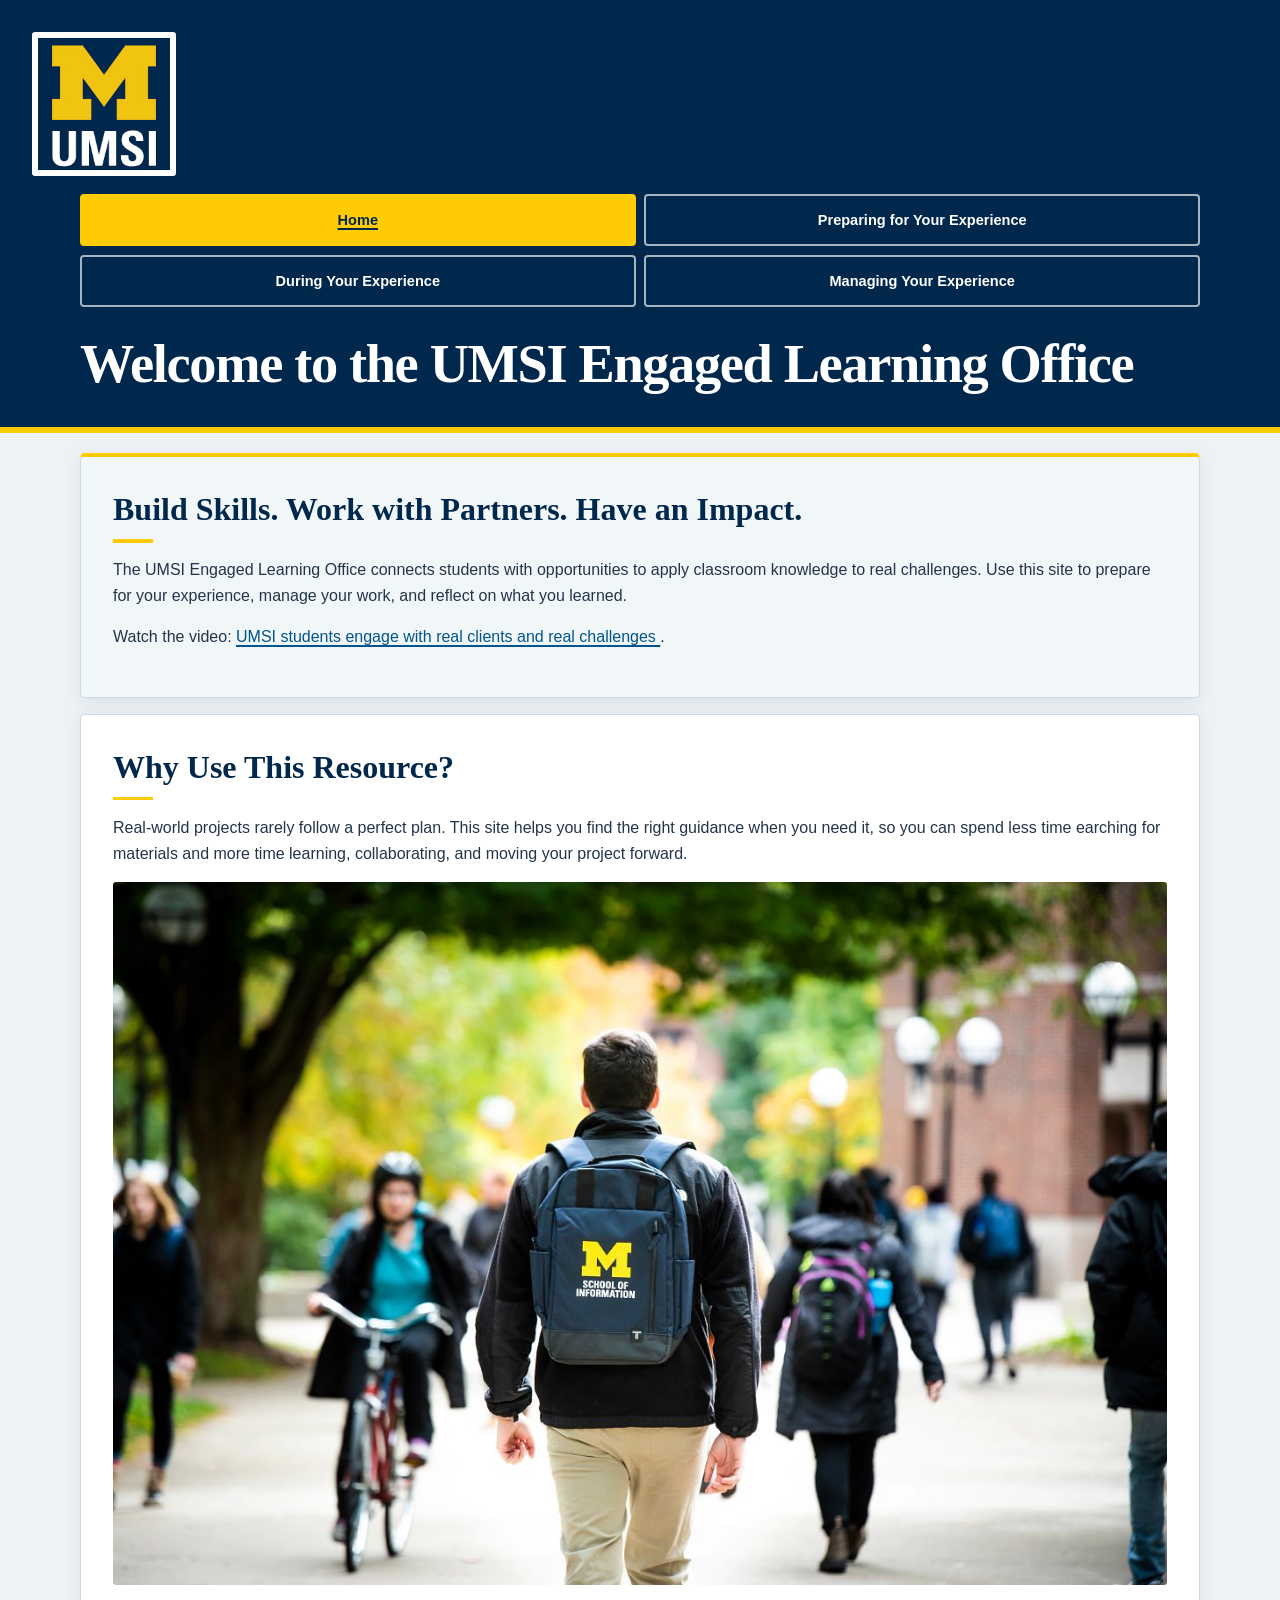
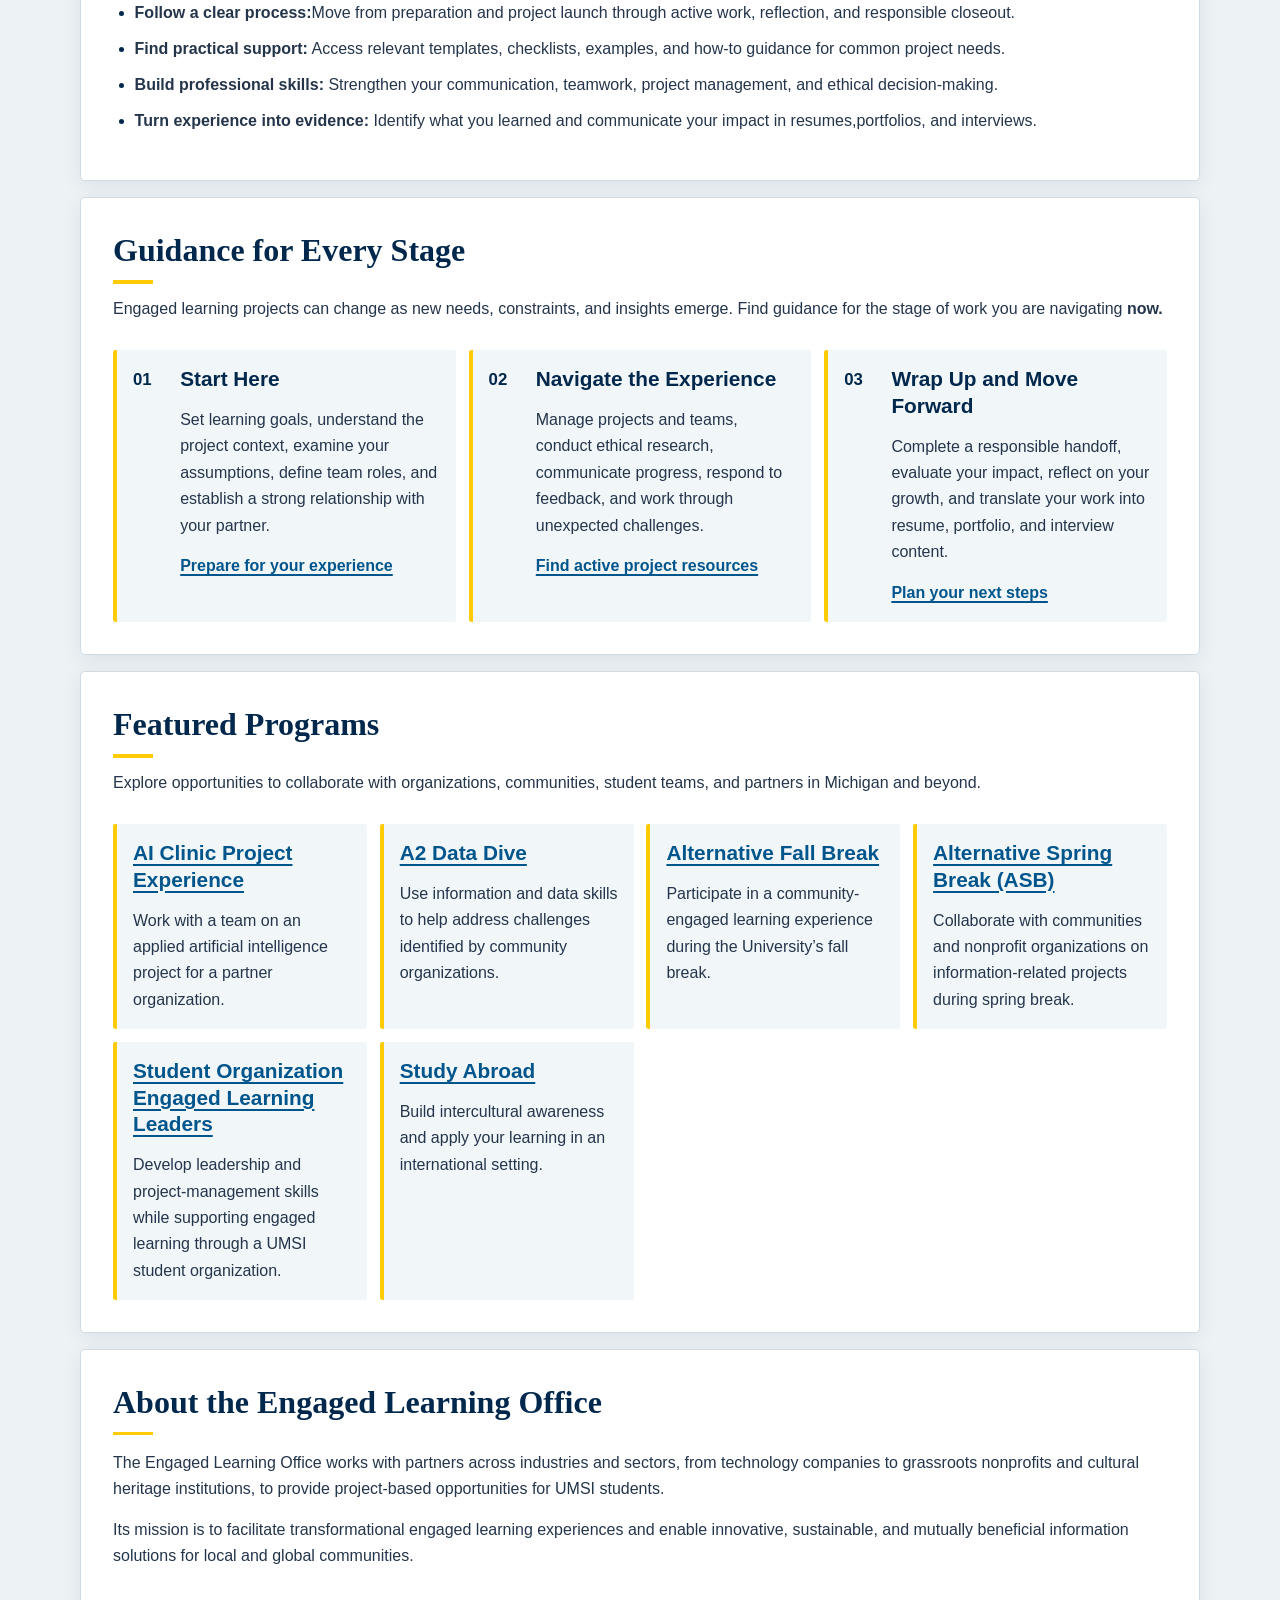
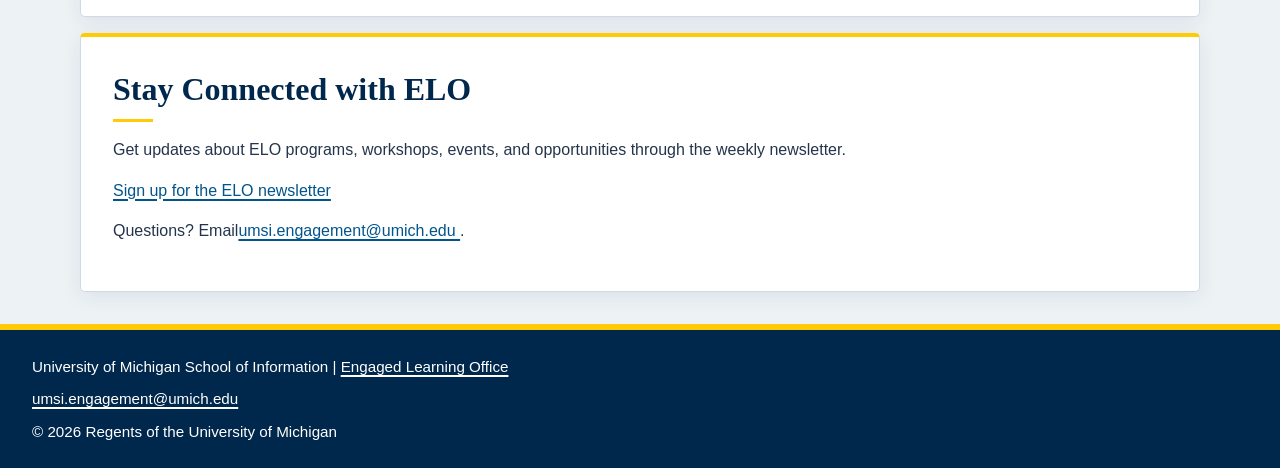
<file: index.html>
<!DOCTYPE html>
<html lang="en">
<head>
    <meta charset="UTF-8">
    <meta name="viewport" content="width=device-width, initial-scale=1.0">
    <title>Engaged Learning Resources | UMSI</title>
    <link rel="stylesheet" href="css/html5reset.css">
    <link rel="stylesheet" href="css/style.css">

</head>
<body class="page-home">

    <header>
  <a class="skip-link" href="#main">Skip to Main Content</a>
        <img src="images/UMSI_signature_vertical_informal_solidblue.jpg" alt="UMSI Logo">
        <nav aria-label="Primary navigation">
            <ul>
                <li><a href="index.html" aria-current="page">Home</a></li>
                <li><a href = "prep.html">Preparing for Your Experience</a></li>
                <li><a href = "during.html">During Your Experience</a></li>
                <li><a href = "ending.html">Managing Your Experience</a></li>
            </ul>
        </nav>
    <h1>Welcome to the UMSI Engaged Learning Office</h1>

    </header>
    <main id="main" tabindex="-1">
    <section>
      <h2>Build Skills. Work with Partners. Have an Impact.</h2>
      <p>
       The UMSI Engaged Learning Office connects students with opportunities to apply classroom knowledge to real challenges. Use this site to prepare for your experience, manage your work, and reflect on what you learned.
      </p>

      <p>
  Watch the video:
  <a href="https://www.youtube.com/watch?v=81ZO9RfIJEQ">
    UMSI students engage with real clients and real challenges
  </a>.
</p>
    </section>

<section>
    <h2>Why Use This Resource?</h2>

    <p>Real-world projects rarely follow a perfect plan. This site helps you find the right guidance when you need it, so you can spend less time earching for materials and more time learning, collaborating, and moving your project forward.
    </p>
        <img src="images/UMSI_CampusFall_UMSIBackpack_02.jpg" alt="A student wears a UMSI backpack in fall on the drag.">
    <ul>
        <li><strong>Follow a clear process:</strong>Move from preparation and project launch through active work, reflection, and responsible closeout.</li>
        <li><strong>Find practical support:</strong> Access relevant templates, checklists, examples, and how-to guidance for common project needs.</li>
        <li><strong>Build professional skills:</strong> Strengthen your communication, teamwork, project management, and ethical decision-making.</li>
        <li><strong>Turn experience into evidence:</strong> Identify what you learned and communicate your impact in resumes,portfolios, and interviews.</li>
    </ul>
</section>

 <section class="stage-grid">
    <h2>Guidance for Every Stage</h2>
    <p>Engaged learning projects can change as new needs, constraints, and insights emerge. Find guidance for the stage of work you are navigating <strong>now.</strong>
    </p>
    <article>
      <h3>Start Here</h3>
      <p>Set learning goals, understand the project context, examine your assumptions, define team roles, and establish a strong relationship with your partner.</p>
      <a href="prep.html">Prepare for your experience</a>
    </article>

    <article>
      <h3>Navigate the Experience</h3>
      <p>Manage projects and teams, conduct ethical research, communicate progress, respond to feedback, and work through unexpected challenges.</p>
      <a href="during.html">Find active project resources</a>
    </article>

    <article>
      <h3>Wrap Up and Move Forward</h3>
      <p>Complete a responsible handoff, evaluate your impact, reflect on your growth, and translate your work into resume, portfolio, and interview content.</p>
      <a href="ending.html">Plan your next steps</a>
    </article>
  </section>

   <section class="program-grid">
    <h2>Featured Programs</h2>
    <p>Explore opportunities to collaborate with organizations, communities, student teams, and partners in Michigan and beyond.</p>
    <article>
    <h3><a href="https://mcompass.umich.edu/_portal/tds-program-brochure?programid=12810">AI Clinic Project Experience</a></h3>
    <p>Work with a team on an applied artificial intelligence project for a partner organization.</p>
    </article>

    <article>
    <h3><a href="https://mcompass.umich.edu/_portal/tds-program-brochure?programid=12556">A2 Data Dive</a></h3>
    <p>Use information and data skills to help address challenges identified by community organizations.</p>
    </article>

     <article>
      <h3><a href="https://mcompass.umich.edu/_portal/tds-program-brochure?programid=11297">Alternative Fall Break</a></h3>
      <p>Participate in a community-engaged learning experience during the University’s fall break.</p>
    </article>

    <article>
      <h3><a href="https://mcompass.umich.edu/_portal/tds-program-brochure?programid=10621">Alternative Spring Break (ASB)</a></h3>
       <p>Collaborate with communities and nonprofit organizations on information-related projects during spring break.</p>
    </article>

    <article>
      <h3><a href="https://mcompass.umich.edu/_portal/tds-program-brochure?programid=12294">Student Organization Engaged Learning Leaders</a></h3>
       <p>Develop leadership and project-management skills while supporting engaged learning through a UMSI student organization.</p>
    </article>

    <article>
      <h3><a href="https://www.si.umich.edu/student-life/study-abroad">Study Abroad</a></h3>
      <p>Build intercultural awareness and apply your learning in an international setting. </p>
    </article>
   </section>
  <section>
    <h2>About the Engaged Learning Office</h2>
    <p>The Engaged Learning Office works with partners across industries and sectors, from technology companies to grassroots nonprofits and cultural heritage institutions, to provide project-based opportunities for UMSI students.</p>
    <p>Its mission is to facilitate transformational engaged learning experiences and enable innovative, sustainable, and mutually beneficial information solutions for local and global communities.</p>
  </section>
  <aside>
    <h2>Stay Connected with ELO</h2>
    <p>Get updates about ELO programs, workshops, events, and opportunities through the weekly newsletter.</p>
    <div>
       <a href="https://umsi.info/elo-newsletter"> Sign up for the ELO newsletter</a>
    </div>
    <p>Questions? Email<a href="mailto:umsi.engagement@umich.edu">umsi.engagement@umich.edu </a>.</p>
  </aside>


        <!-- Content taken & modified from UMGPT with the prompt, "Write me a webpage of intro content to help meet the following requirements - this is for the home page": and then pasted in the client objectives & project requirements"
        UMGPT. (2026). UMGPT ( GPT-5.6 Sol September 7th version) [Large language model]. -->
    </main>
    <footer>
        <p>University of Michigan School of Information | <a href="https://www.si.umich.edu/programs/engaged-learning/about-engaged-learning-office">Engaged Learning Office </a></p>
      <address>
        <a href="mailto:umsi.engagement@umich.edu">umsi.engagement@umich.edu</a>
      </address>
      <p>&copy; 2026 Regents of the University of Michigan</p>
    </footer>
</body>
</html>
</file>
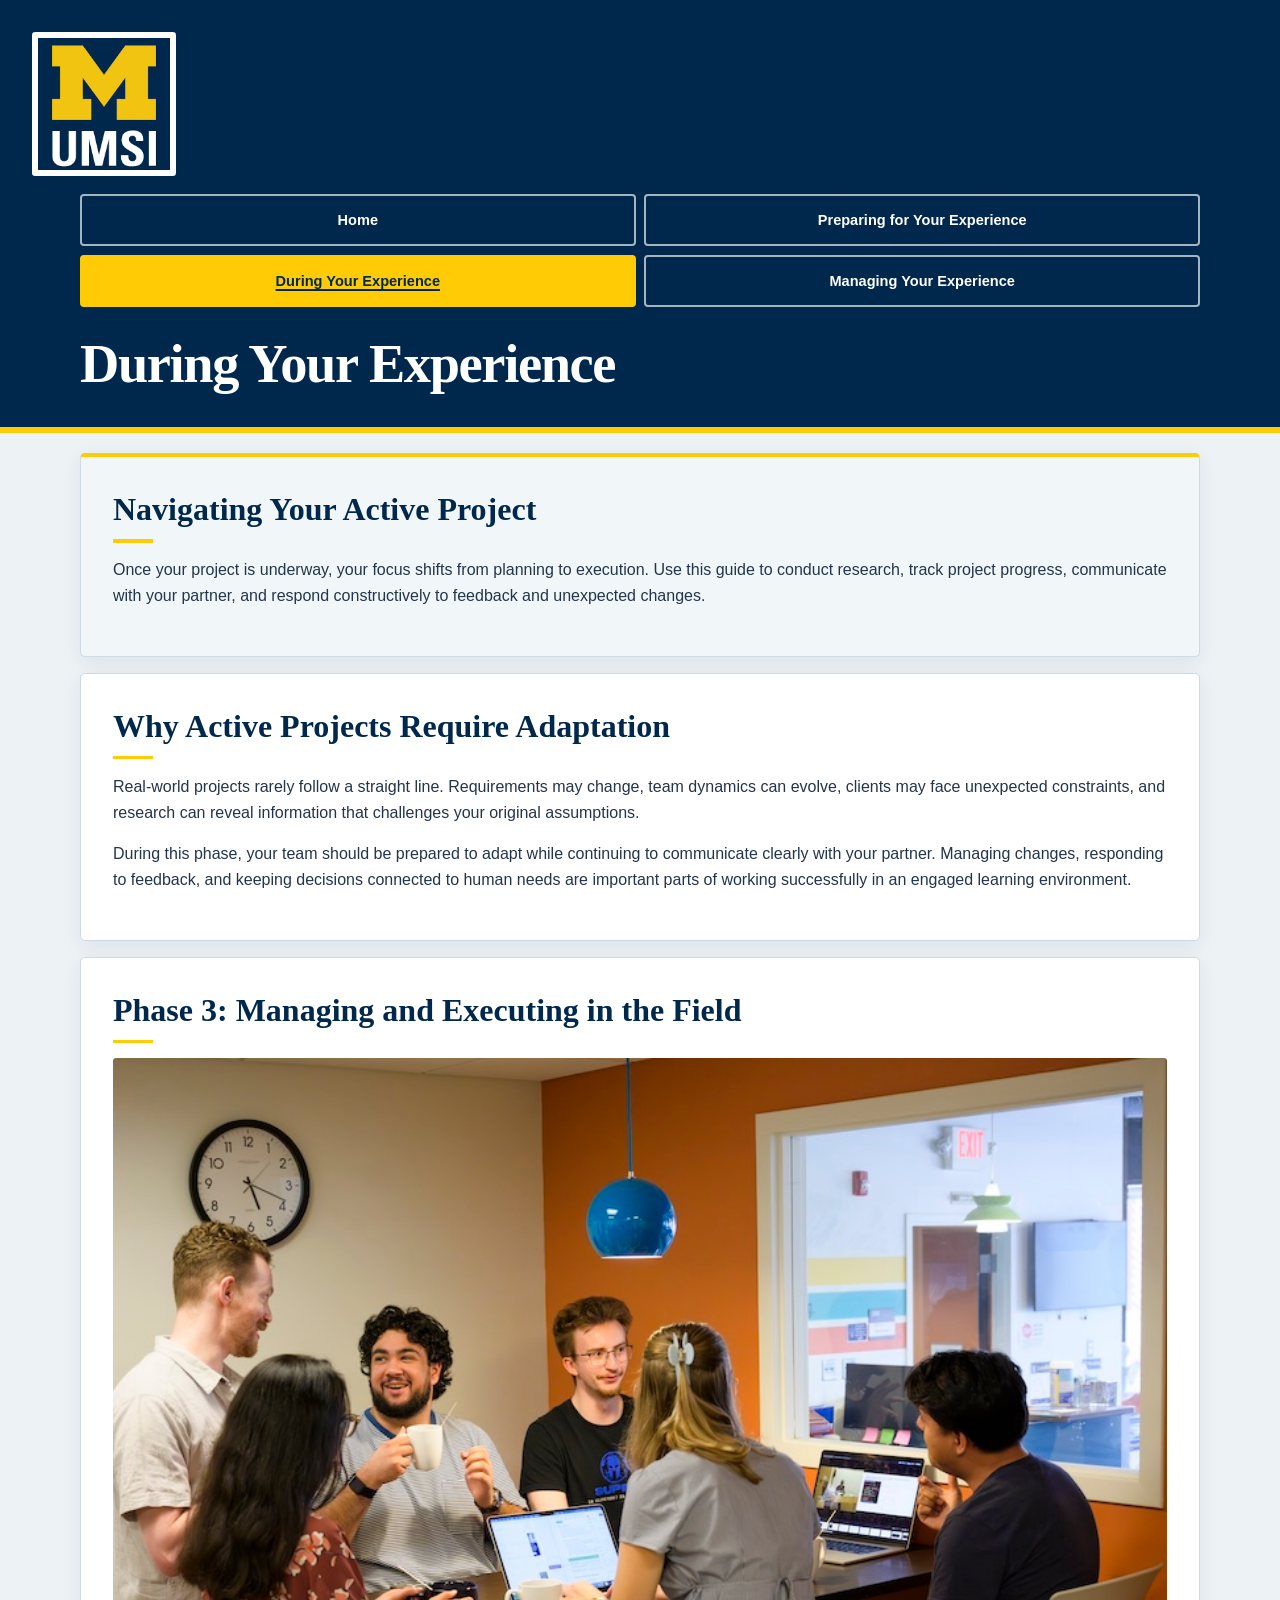
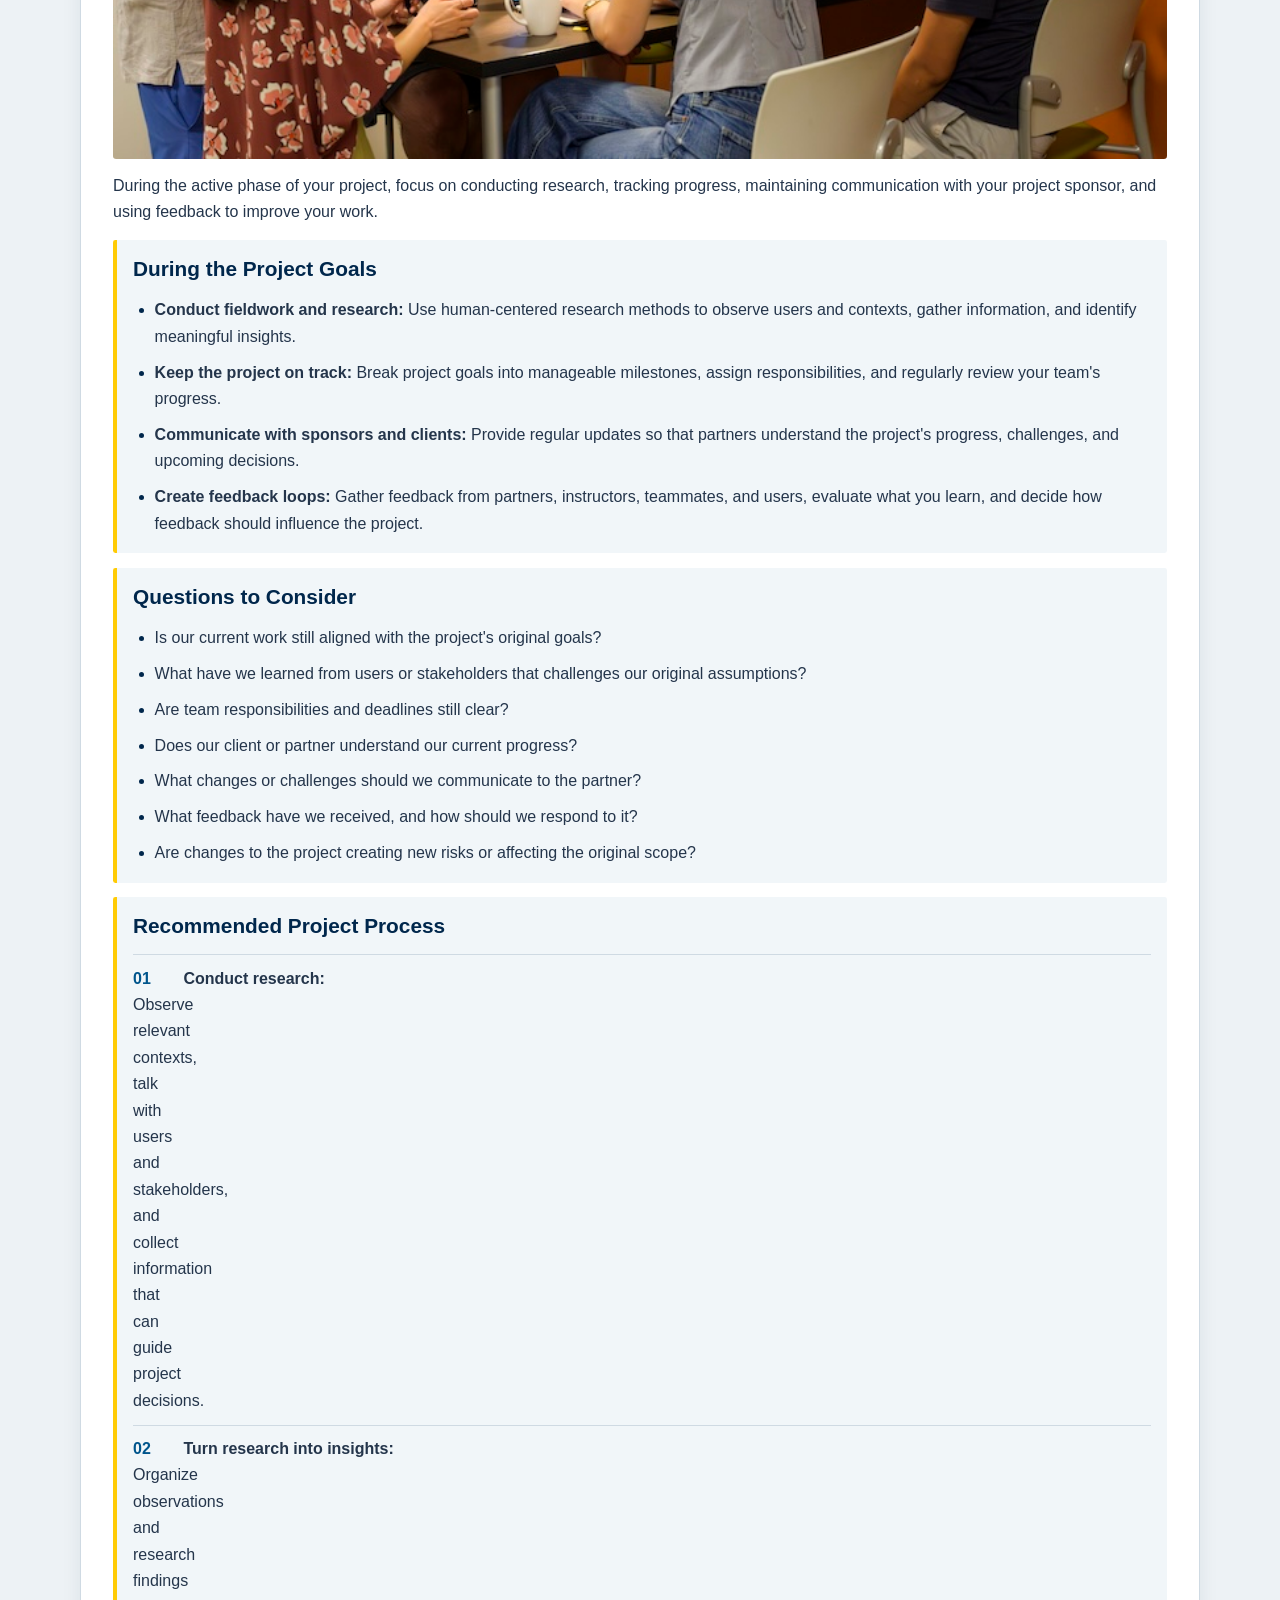
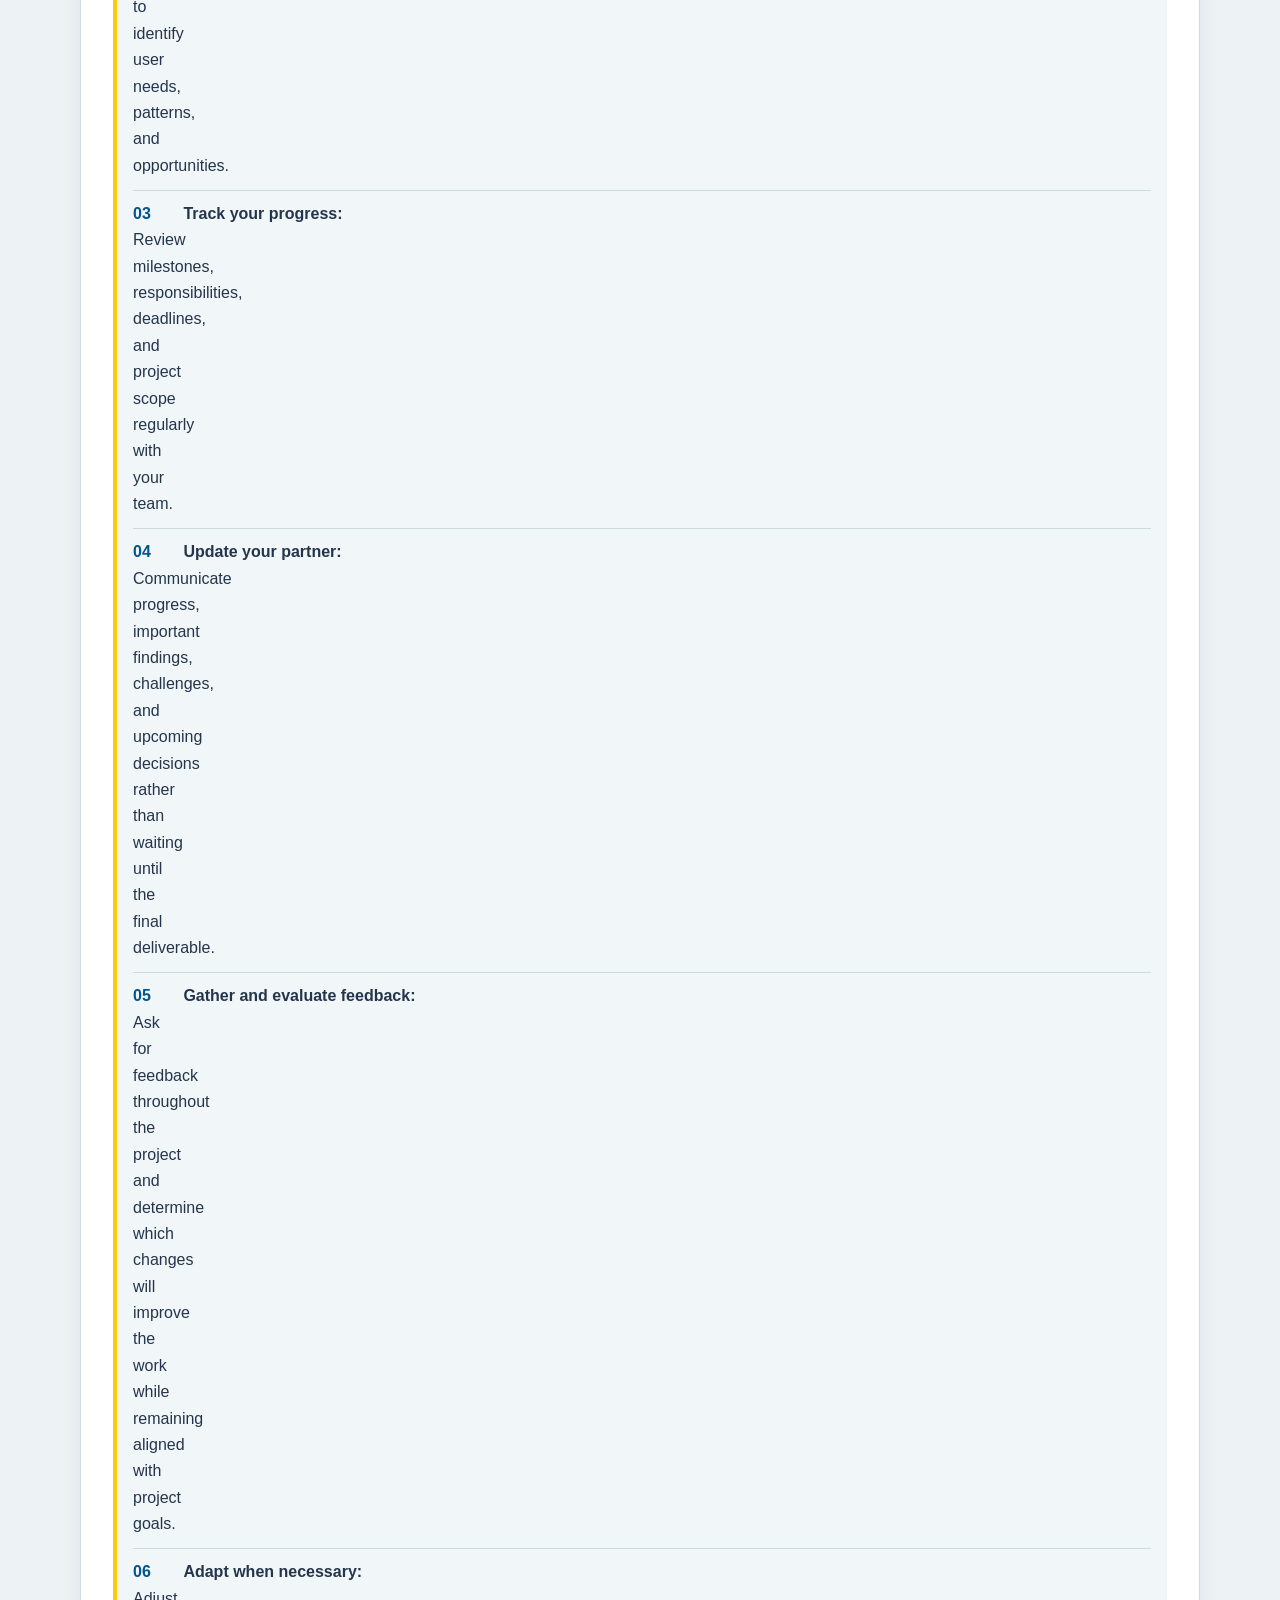
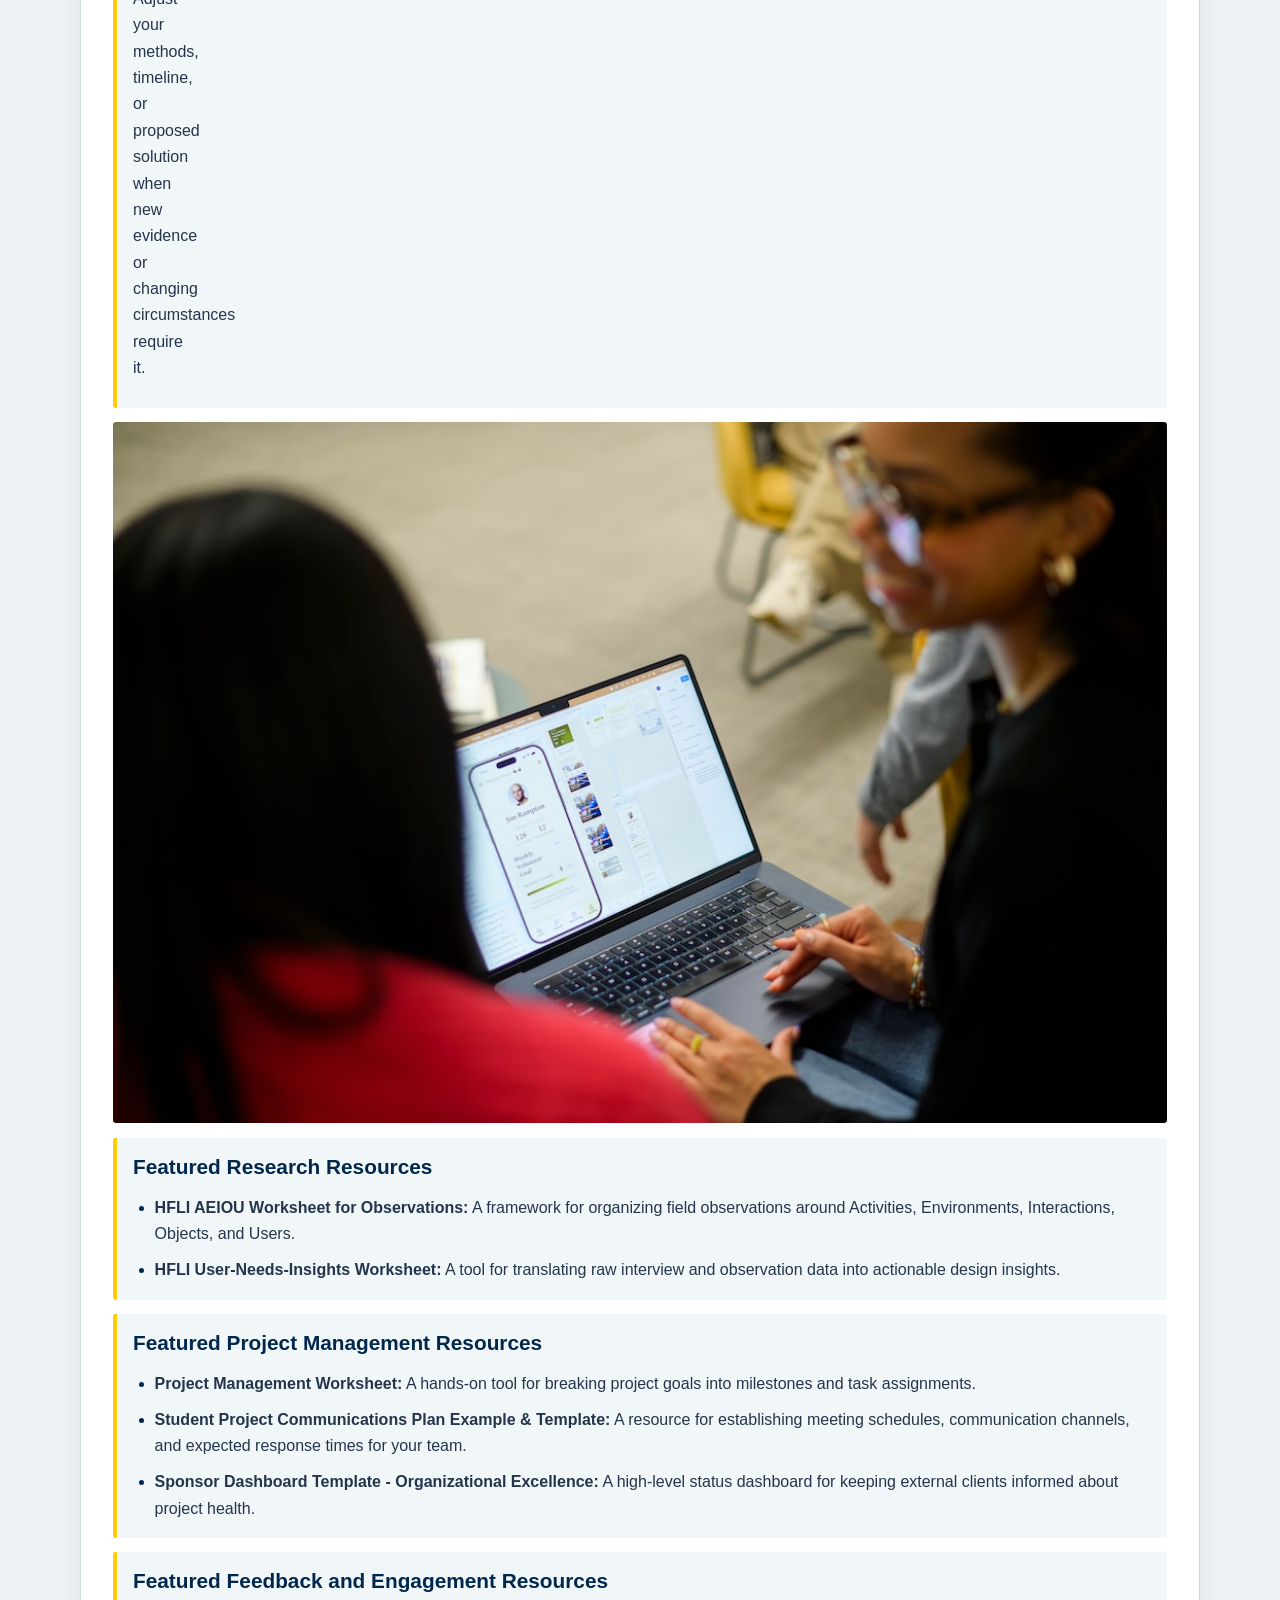
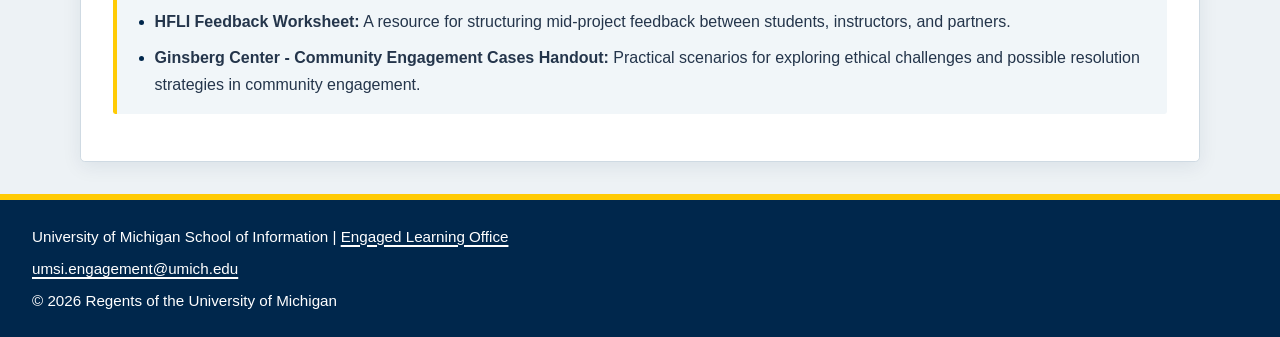
<file: during.html>
<!DOCTYPE html>
<html lang="en">
<head>
    <meta charset="UTF-8">
    <meta name="viewport" content="width=device-width, initial-scale=1.0">
    <title>During Your Experience | UMSI ELO</title>
    <link rel="stylesheet" href="css/html5reset.css">
    <link rel="stylesheet" href="css/style.css">
</head>
<body class="page-during">

    <header>

  <a class="skip-link" href="#main">Skip to Main Content</a>
        <img src="images/UMSI_signature_vertical_informal_solidblue.jpg" alt="UMSI Logo">
        <nav aria-label="Primary navigation">
            <ul>
                <li><a href = "index.html">Home</a></li>
                <li><a href = "prep.html">Preparing for Your Experience</a></li>
                <li><a href="during.html" aria-current="page">During Your Experience</a></li>
                <li><a href = "ending.html">Managing Your Experience </a></li>
            </ul>
        </nav>
    <h1>During Your Experience</h1>
  </header>
  <main id="main" tabindex="-1">

  <section>
    <h2>Navigating Your Active Project</h2>

    <p>
      Once your project is underway, your focus shifts from planning to execution.
      Use this guide to conduct research, track project progress, communicate with
      your partner, and respond constructively to feedback and unexpected changes.
    </p>
  </section>


  <section>
    <h2>Why Active Projects Require Adaptation</h2>

    <p>
      Real-world projects rarely follow a straight line. Requirements may change,
      team dynamics can evolve, clients may face unexpected constraints, and
      research can reveal information that challenges your original assumptions.
    </p>

    <p>
      During this phase, your team should be prepared to adapt while continuing
      to communicate clearly with your partner. Managing changes, responding to
      feedback, and keeping decisions connected to human needs are important parts
      of working successfully in an engaged learning environment.
    </p>
  </section>


  <section>
    <h2>Phase 3: Managing and Executing in the Field</h2>

    <img src= "images/UMSI_ViewbookBSI2026_31.jpg" width="600" height="400" alt = "Masters students sit, talk and work on computers in common areas of the Leinweber building.">

    <p>
      During the active phase of your project, focus on conducting research,
      tracking progress, maintaining communication with your project sponsor,
      and using feedback to improve your work.
    </p>


    <article>
      <h3>During the Project Goals</h3>

      <ul>
        <li>
          <strong>Conduct fieldwork and research:</strong>
          Use human-centered research methods to observe users and contexts,
          gather information, and identify meaningful insights.
        </li>

        <li>
          <strong>Keep the project on track:</strong>
          Break project goals into manageable milestones, assign responsibilities,
          and regularly review your team's progress.
        </li>

        <li>
          <strong>Communicate with sponsors and clients:</strong>
          Provide regular updates so that partners understand the project's
          progress, challenges, and upcoming decisions.
        </li>

        <li>
          <strong>Create feedback loops:</strong>
          Gather feedback from partners, instructors, teammates, and users,
          evaluate what you learn, and decide how feedback should influence
          the project.
        </li>
      </ul>
    </article>


    <article>
      <h3>Questions to Consider</h3>

      <ul>
        <li>Is our current work still aligned with the project's original goals?</li>

        <li>What have we learned from users or stakeholders that challenges our original assumptions?</li>

        <li>Are team responsibilities and deadlines still clear?</li>

        <li>Does our client or partner understand our current progress?</li>

        <li>What changes or challenges should we communicate to the partner?</li>

        <li>What feedback have we received, and how should we respond to it?</li>

        <li>Are changes to the project creating new risks or affecting the original scope?</li>
      </ul>
    </article>


    <article>
      <h3>Recommended Project Process</h3>

      <ol>
        <li>
          <strong>Conduct research:</strong>
          Observe relevant contexts, talk with users and stakeholders,
          and collect information that can guide project decisions.
        </li>

        <li>
          <strong>Turn research into insights:</strong>
          Organize observations and research findings to identify user
          needs, patterns, and opportunities.
        </li>

        <li>
          <strong>Track your progress:</strong>
          Review milestones, responsibilities, deadlines, and project
          scope regularly with your team.
        </li>

        <li>
          <strong>Update your partner:</strong>
          Communicate progress, important findings, challenges, and
          upcoming decisions rather than waiting until the final deliverable.
        </li>

        <li>
          <strong>Gather and evaluate feedback:</strong>
          Ask for feedback throughout the project and determine which
          changes will improve the work while remaining aligned with
          project goals.
        </li>

        <li>
          <strong>Adapt when necessary:</strong>
          Adjust your methods, timeline, or proposed solution when new
          evidence or changing circumstances require it.
        </li>
      </ol>
    </article>
   
   <img src= "images/UMSI_ViewbookMSI2026_26.jpg" width="600" height="400" alt = "Students work together and chat in the UMSI Central student lounge.">

    <article>
      <h3>Featured Research Resources</h3>

      <ul>
        <li>
          <strong>HFLI AEIOU Worksheet for Observations:</strong>
          A framework for organizing field observations around Activities,
          Environments, Interactions, Objects, and Users.
        </li>

        <li>
          <strong>HFLI User-Needs-Insights Worksheet:</strong>
          A tool for translating raw interview and observation data into
          actionable design insights.
        </li>
      </ul>
    </article>


    <article>
      <h3>Featured Project Management Resources</h3>

      <ul>
        <li>
          <strong>Project Management Worksheet:</strong>
          A hands-on tool for breaking project goals into milestones
          and task assignments.
        </li>

        <li>
          <strong>Student Project Communications Plan Example &amp; Template:</strong>
          A resource for establishing meeting schedules, communication
          channels, and expected response times for your team.
        </li>

        <li>
          <strong>Sponsor Dashboard Template - Organizational Excellence:</strong>
          A high-level status dashboard for keeping external clients
          informed about project health.
        </li>
      </ul>
    </article>


    <article>
      <h3>Featured Feedback and Engagement Resources</h3>

      <ul>
        <li>
          <strong>HFLI Feedback Worksheet:</strong>
          A resource for structuring mid-project feedback between
          students, instructors, and partners.
        </li>

        <li>
          <strong>Ginsberg Center - Community Engagement Cases Handout:</strong>
          Practical scenarios for exploring ethical challenges and
          possible resolution strategies in community engagement.
        </li>
      </ul>
    </article>

  </section>

</main>
<footer>
        <p>University of Michigan School of Information | <a href="https://www.si.umich.edu/programs/engaged-learning/about-engaged-learning-office">Engaged Learning Office </a></p>
      <address>
        <a href="mailto:umsi.engagement@umich.edu">umsi.engagement@umich.edu</a>
      </address>
      <p>&copy; 2026 Regents of the University of Michigan</p>
    
    
 </footer>
</body>
</html>
</file>
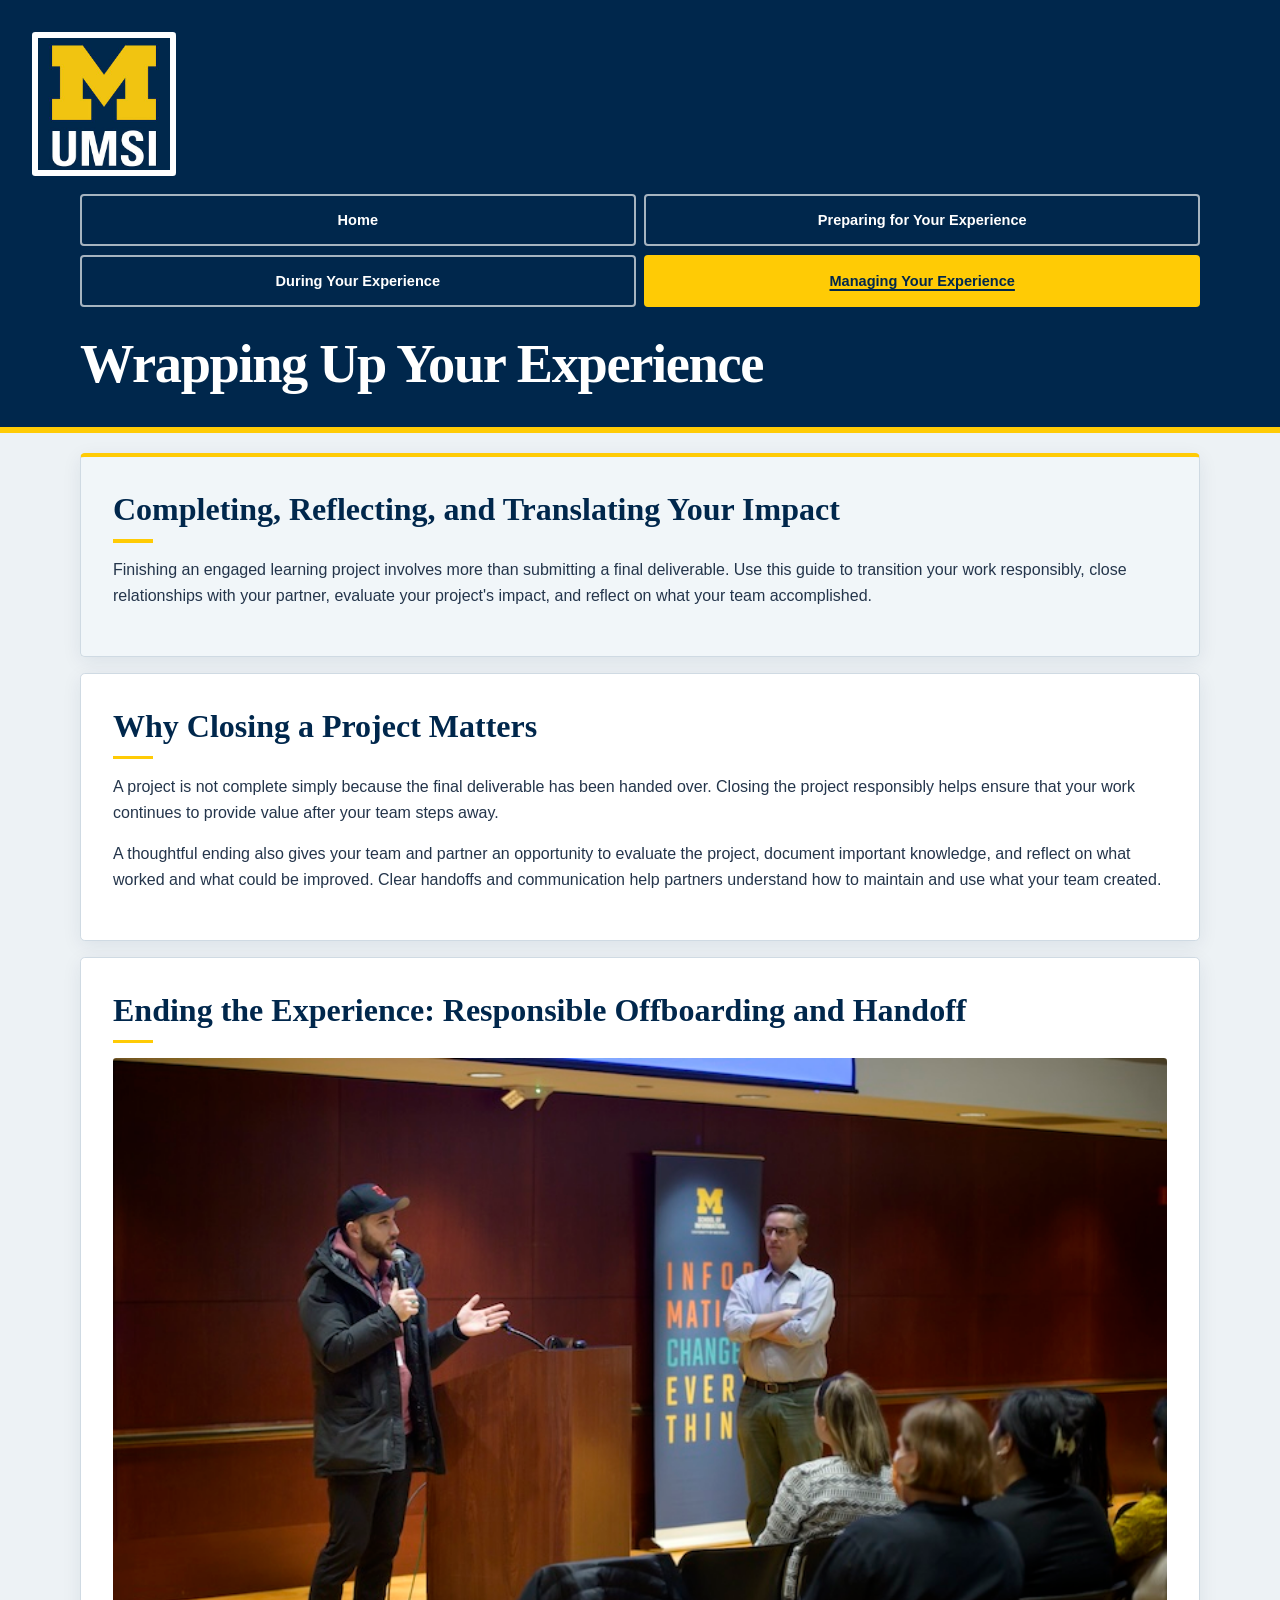
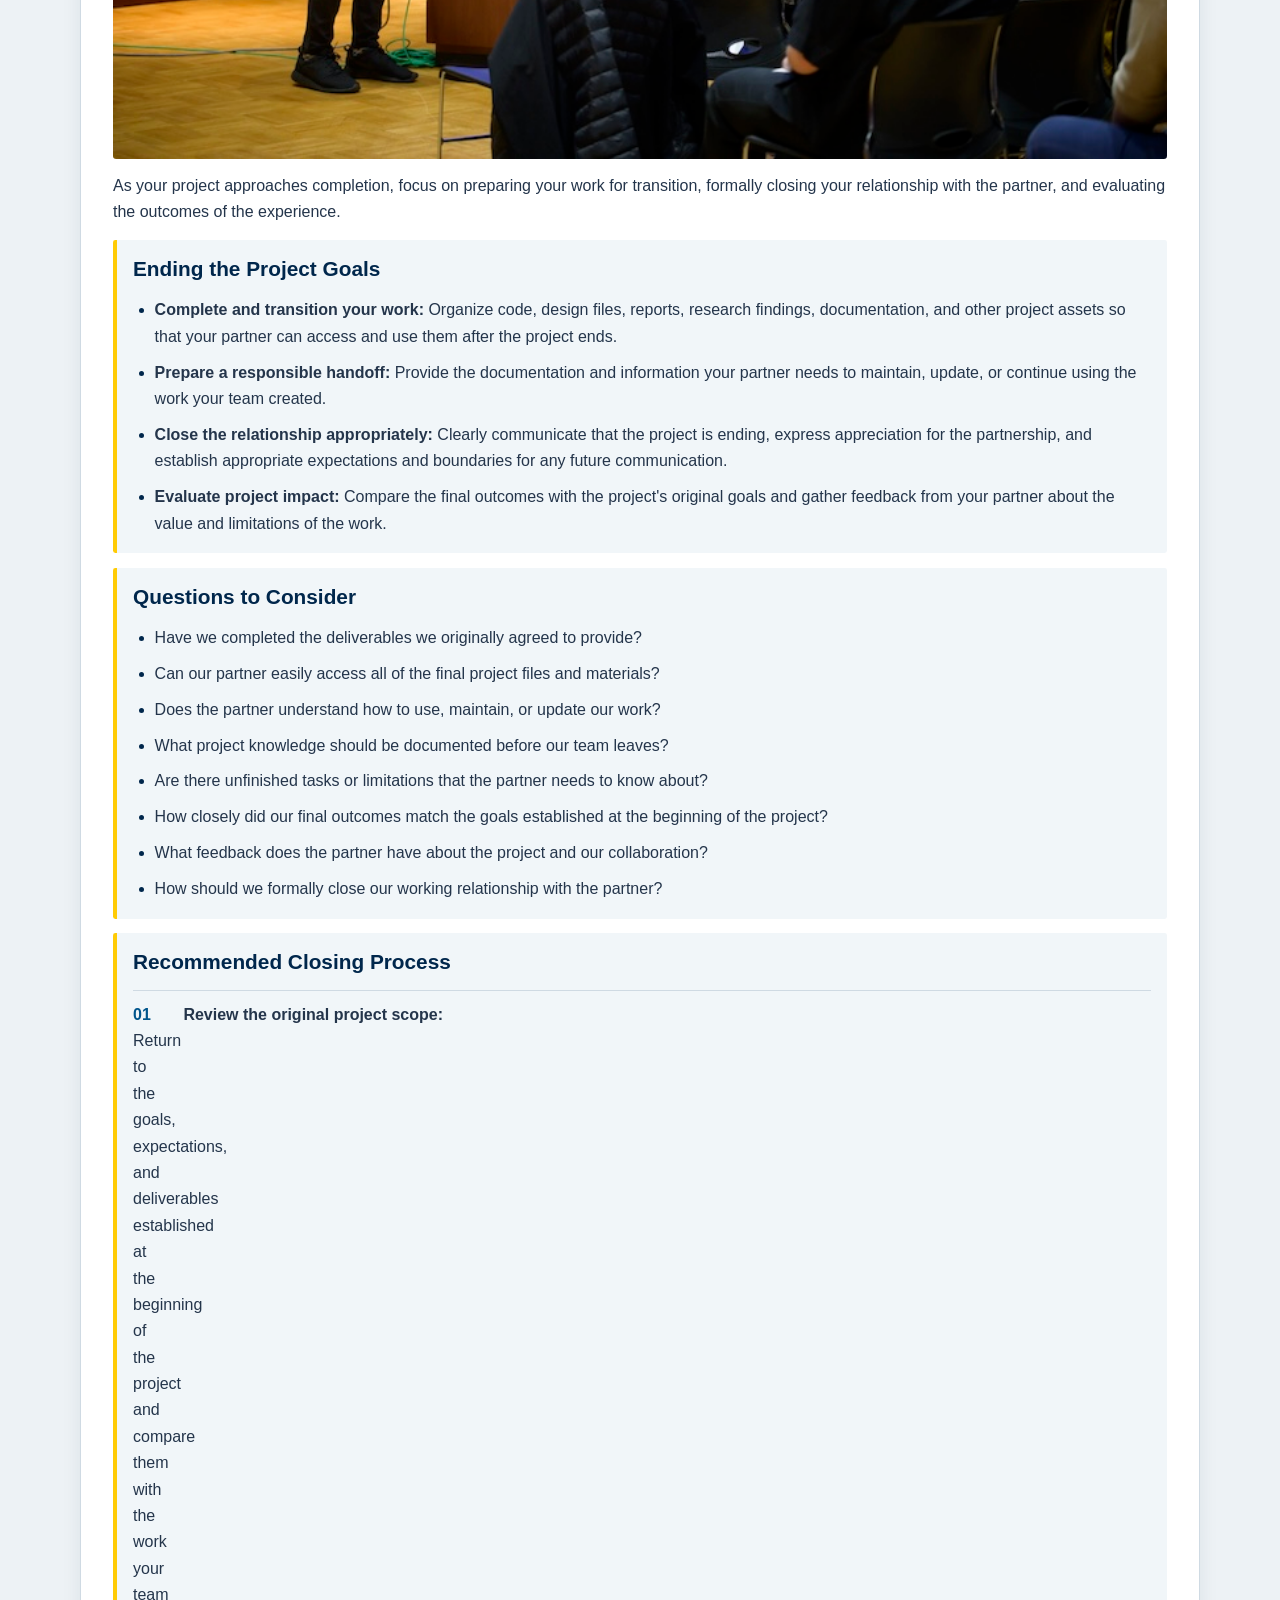
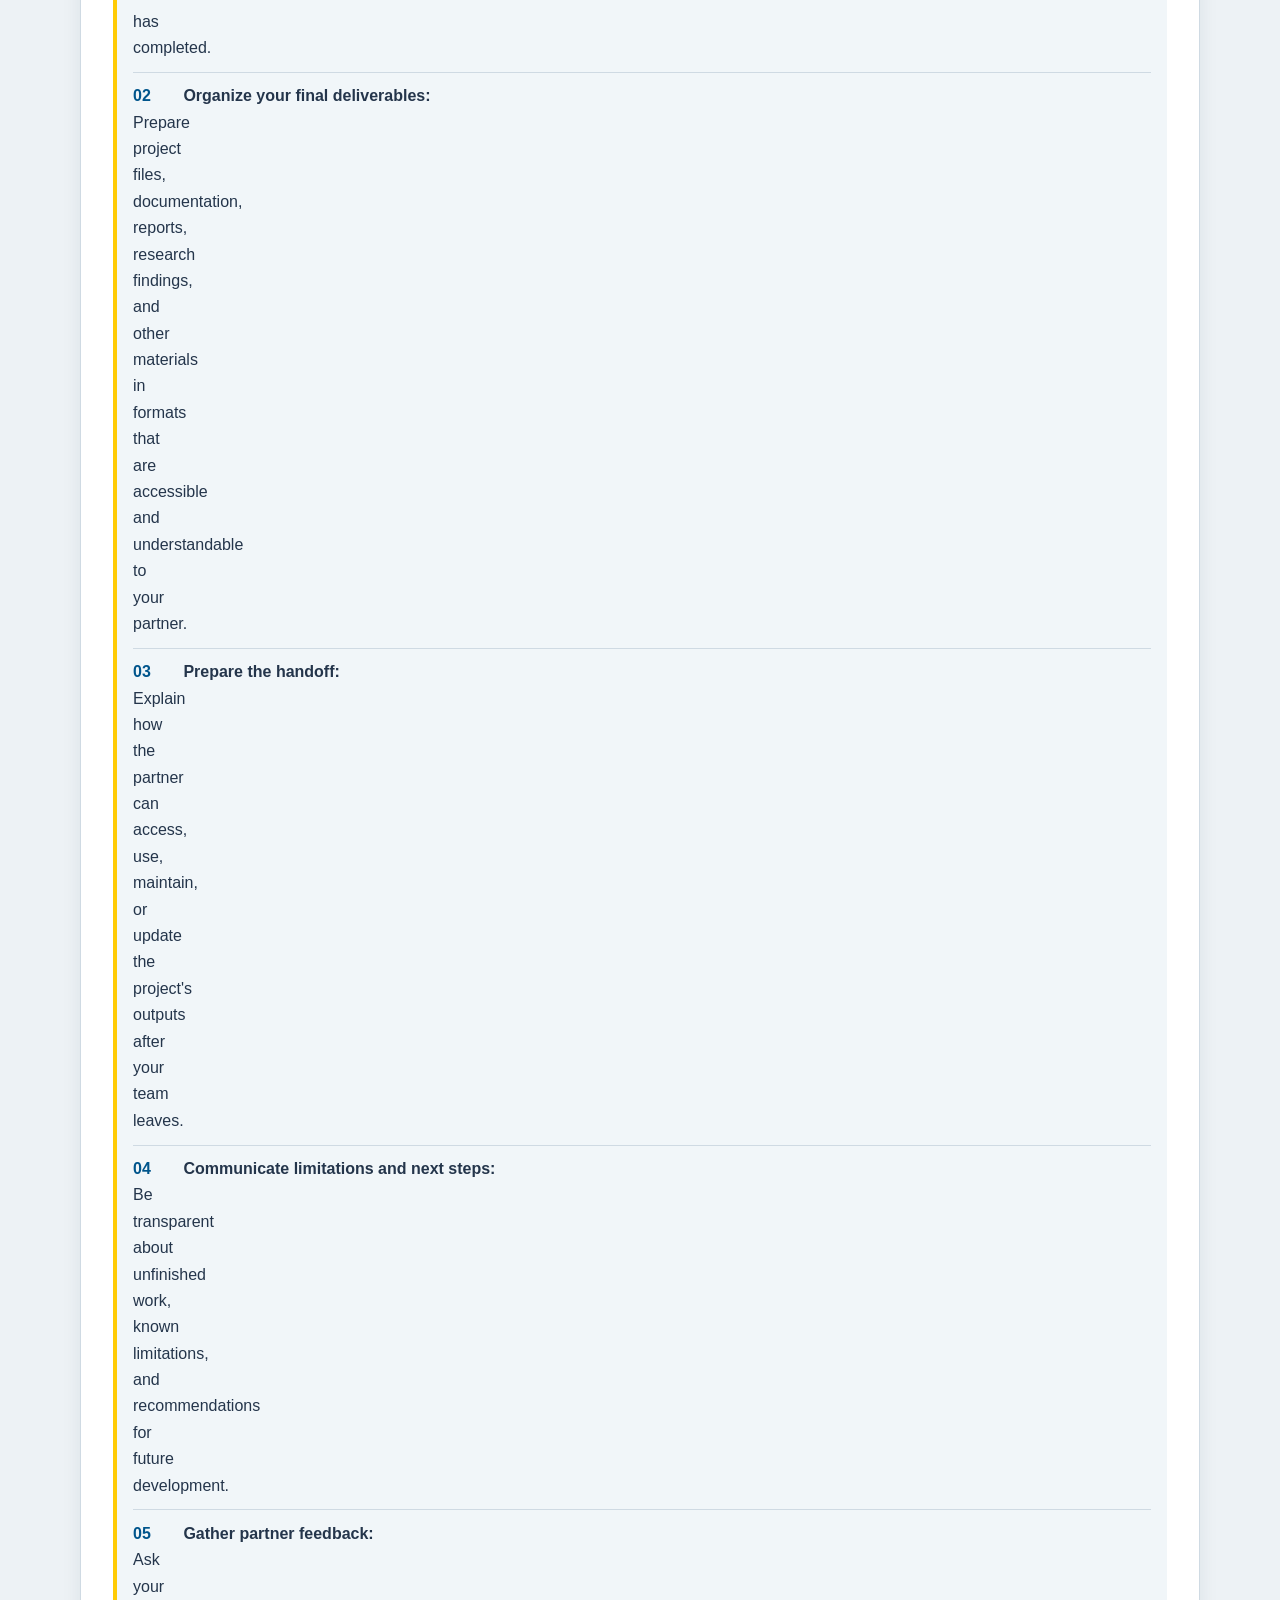
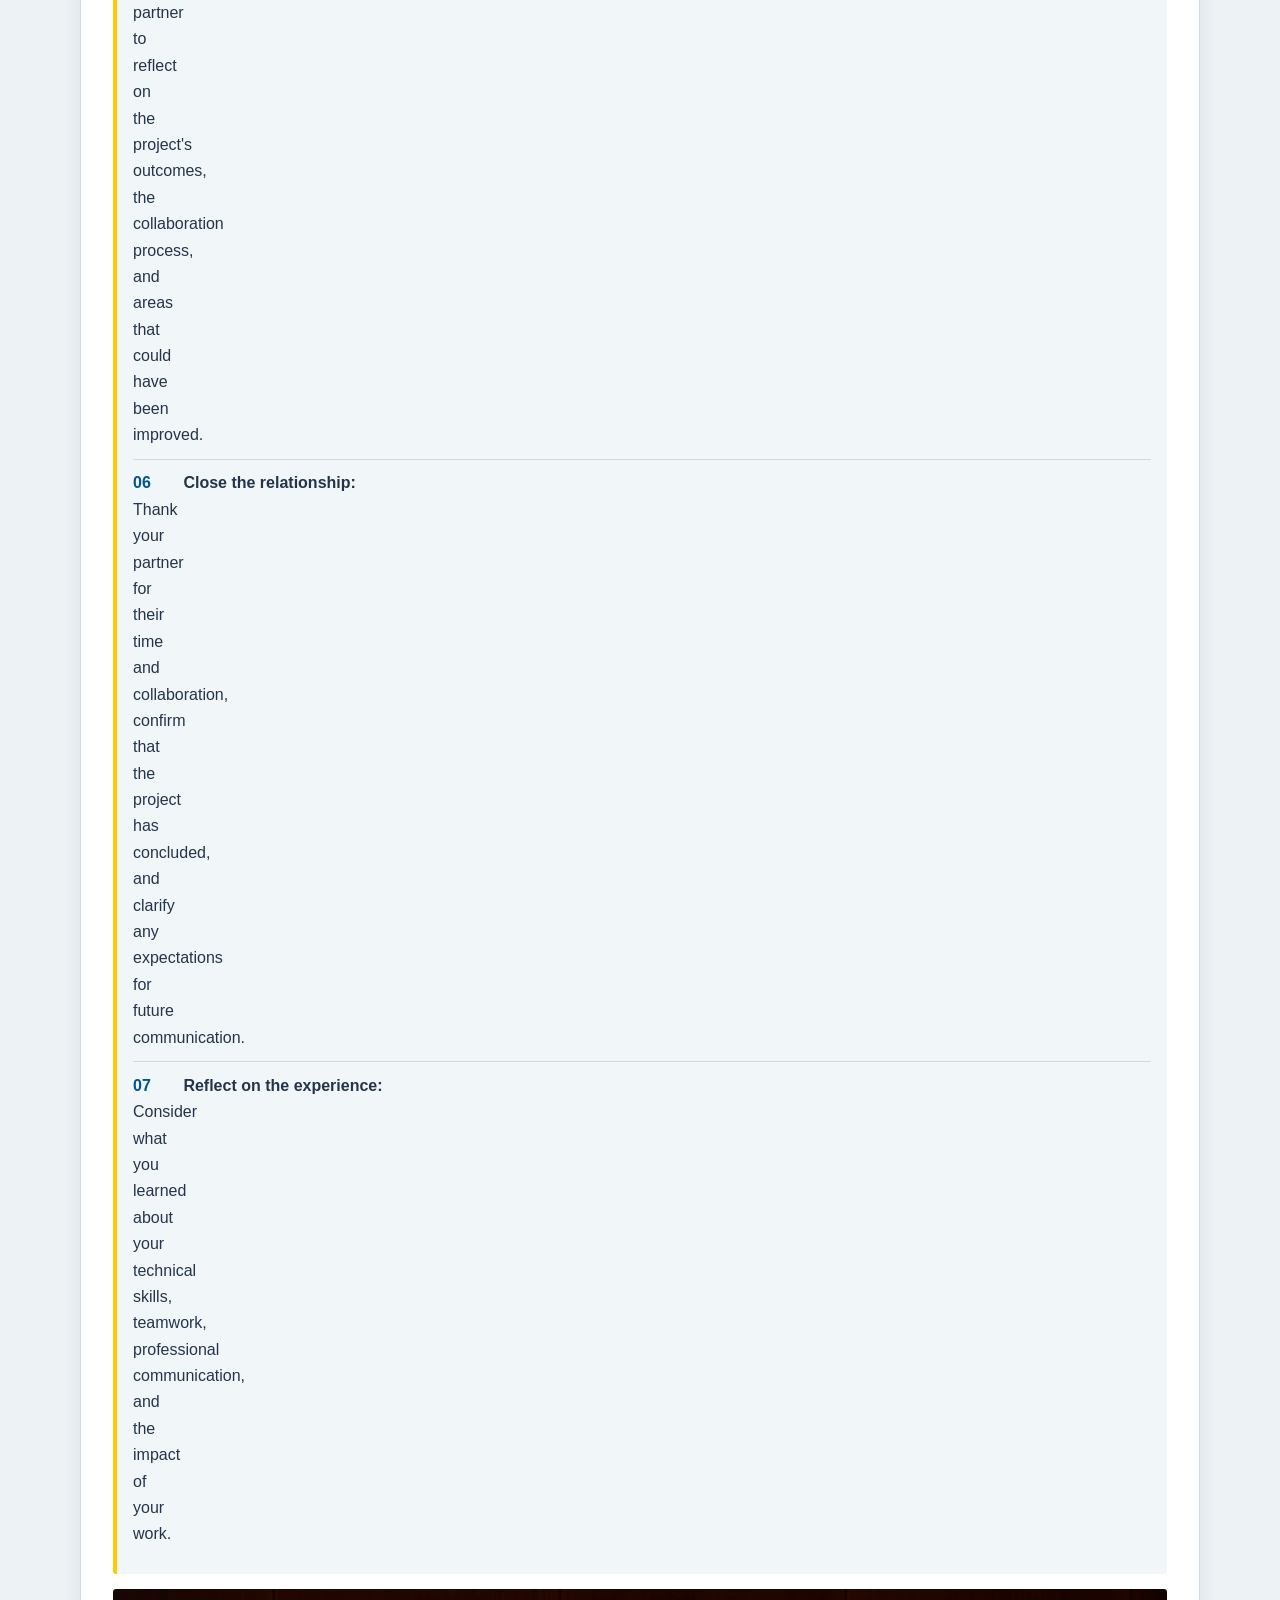
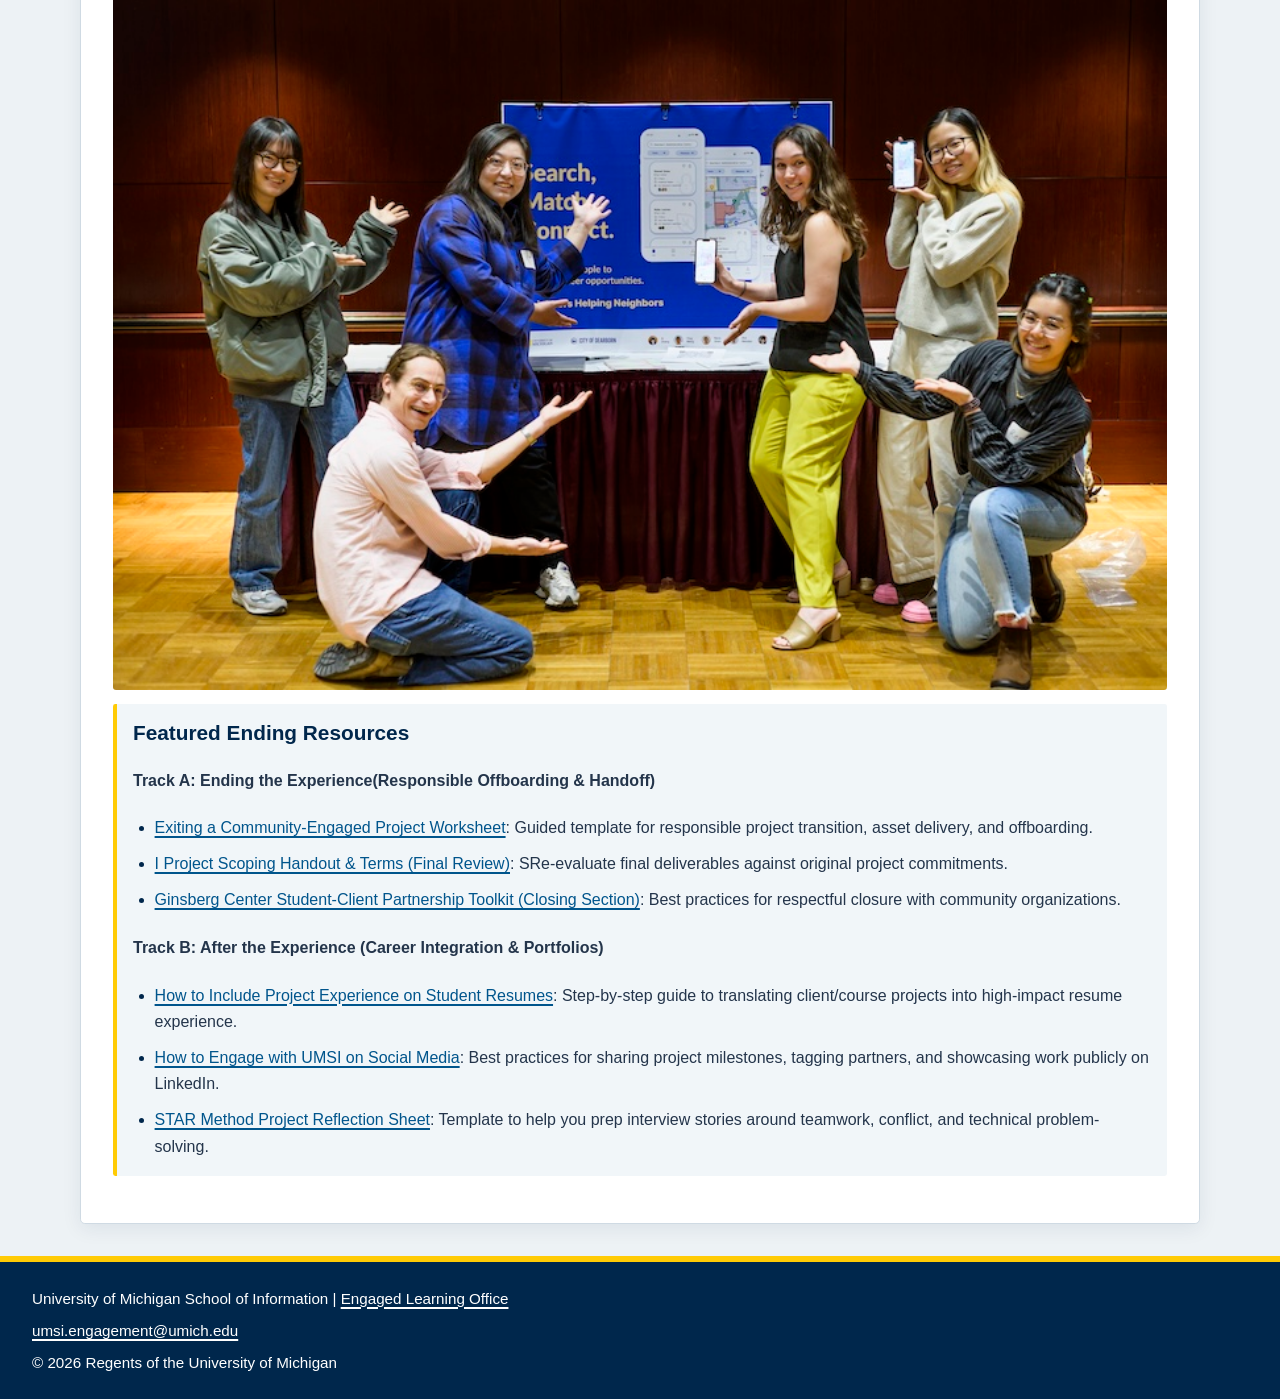
<file: ending.html>
<!DOCTYPE html>
<html lang="en">
<head>
    <meta charset="UTF-8">
    <meta name="viewport" content="width=device-width, initial-scale=1.0">
    <title>Wrapping Up Your Experience | UMSI ELO</title>
    <link rel="stylesheet" href="css/html5reset.css">
    <link rel="stylesheet" href="css/style.css">
</head>
<body class="page-ending">

    <header>

  <a class="skip-link" href="#main">Skip to Main Content</a>
        <img src="images/UMSI_signature_vertical_informal_solidblue.jpg" alt="UMSI Logo">
        <nav aria-label="Primary navigation">
            <ul>
                <li><a href = "index.html">Home</a></li>
                <li><a href = "prep.html">Preparing for Your Experience</a></li>
                <li><a href = "during.html">During Your Experience</a></li>
                <li><a href="ending.html" aria-current="page">Managing Your Experience</a></li>
            </ul>
        </nav>
    <h1>Wrapping Up Your Experience</h1>
  </header>
<main id="main" tabindex="-1">

  <section>
    <h2>Completing, Reflecting, and Translating Your Impact</h2>

    <p>
      Finishing an engaged learning project involves more than submitting
      a final deliverable. Use this guide to transition your work responsibly,
      close relationships with your partner, evaluate your project's impact,
      and reflect on what your team accomplished.
    </p>
  </section>


  <section>
    <h2>Why Closing a Project Matters</h2>

    <p>
      A project is not complete simply because the final deliverable has been
      handed over. Closing the project responsibly helps ensure that your work
      continues to provide value after your team steps away.
    </p>

    <p>
      A thoughtful ending also gives your team and partner an opportunity to
      evaluate the project, document important knowledge, and reflect on what
      worked and what could be improved. Clear handoffs and communication help
      partners understand how to maintain and use what your team created.
    </p>
  </section>


  <section>
    <h2>Ending the Experience: Responsible Offboarding and Handoff</h2>

     <img src="images/UMSI__CIDEXPODearborn_042023_04.jpg" width="600" height="400" alt = "People gather in an event space">

    <p>
      As your project approaches completion, focus on preparing your work for
      transition, formally closing your relationship with the partner, and
      evaluating the outcomes of the experience.
    </p>


    <article>
      <h3>Ending the Project Goals</h3>

      <ul>
        <li>
          <strong>Complete and transition your work:</strong>
          Organize code, design files, reports, research findings, documentation,
          and other project assets so that your partner can access and use them
          after the project ends.
        </li>

        <li>
          <strong>Prepare a responsible handoff:</strong>
          Provide the documentation and information your partner needs to
          maintain, update, or continue using the work your team created.
        </li>

        <li>
          <strong>Close the relationship appropriately:</strong>
          Clearly communicate that the project is ending, express appreciation
          for the partnership, and establish appropriate expectations and
          boundaries for any future communication.
        </li>

        <li>
          <strong>Evaluate project impact:</strong>
          Compare the final outcomes with the project's original goals and
          gather feedback from your partner about the value and limitations
          of the work.
        </li>
      </ul>
    </article>


    <article>
      <h3>Questions to Consider</h3>

      <ul>
        <li>Have we completed the deliverables we originally agreed to provide?</li>

        <li>Can our partner easily access all of the final project files and materials?</li>

        <li>Does the partner understand how to use, maintain, or update our work?</li>

        <li>What project knowledge should be documented before our team leaves?</li>

        <li>Are there unfinished tasks or limitations that the partner needs to know about?</li>

        <li>How closely did our final outcomes match the goals established at the beginning of the project?</li>

        <li>What feedback does the partner have about the project and our collaboration?</li>

        <li>How should we formally close our working relationship with the partner?</li>
      </ul>
    </article>


    <article>
      <h3>Recommended Closing Process</h3>

      <ol>
        <li>
          <strong>Review the original project scope:</strong>
          Return to the goals, expectations, and deliverables established at
          the beginning of the project and compare them with the work your
          team has completed.
        </li>

        <li>
          <strong>Organize your final deliverables:</strong>
          Prepare project files, documentation, reports, research findings,
          and other materials in formats that are accessible and understandable
          to your partner.
        </li>

        <li>
          <strong>Prepare the handoff:</strong>
          Explain how the partner can access, use, maintain, or update the
          project's outputs after your team leaves.
        </li>

        <li>
          <strong>Communicate limitations and next steps:</strong>
          Be transparent about unfinished work, known limitations, and
          recommendations for future development.
        </li>

        <li>
          <strong>Gather partner feedback:</strong>
          Ask your partner to reflect on the project's outcomes, the
          collaboration process, and areas that could have been improved.
        </li>

        <li>
          <strong>Close the relationship:</strong>
          Thank your partner for their time and collaboration, confirm that
          the project has concluded, and clarify any expectations for future
          communication.
        </li>

        <li>
          <strong>Reflect on the experience:</strong>
          Consider what you learned about your technical skills, teamwork,
          professional communication, and the impact of your work.
        </li>
      </ol>
    </article>
    <img src="images/UMSI__CIDEXPODearborn_042023_15.jpg" width="600" height="400" alt = "People present in an event space">

   <article>
    <h3>Featured Ending Resources</h3>
    <h4>Track A: Ending the Experience(Responsible Offboarding & Handoff) </h4>

    <ul>
      <li><a href="https://docs.google.com/document/d/1-gfg_EZ3T8pa3T0a130Qvtpl1bYoLOVEHSNpGHcJtFA/edit?usp=drive_link"> Exiting a Community-Engaged Project Worksheet</a>: Guided template for responsible project transition, asset delivery, and offboarding.</li>
      <li><a href="https://docs.google.com/document/d/1TrEDolwmOIlXgYgAP9VvlOGoYOwFfe6KxzZOgZSVYVw/edit?usp=drive_link"> I Project Scoping Handout & Terms (Final Review)</a>: SRe-evaluate final deliverables against original project commitments.</li>
      <li><a href="https://ginsberg.umich.edu/article/campus-community-partnerships-toolkit"> Ginsberg Center Student-Client Partnership Toolkit (Closing Section)</a>: Best practices for respectful closure with community organizations.</li>
    </ul>

    <h4>Track B: After the Experience (Career Integration & Portfolios) </h4>
    <ul>
      <li><a href="https://docs.google.com/document/d/1mjyX6jgqXFrY7SFYaA3J2cTh1ZnHH0FKF5aUKfXzXKo/edit?tab=t.0">  How to Include Project Experience on Student Resumes</a>: Step-by-step guide to translating client/course projects into high-impact resume experience.</li>
      <li><a href="https://docs.google.com/document/d/1jwQg_Y4jECLPHqcyOtJtDTK5x-68KstexfPbh6jXHnA/edit?tab=t.0"> How to Engage with UMSI on Social Media</a>: Best practices for sharing project milestones, tagging partners, and showcasing work publicly on LinkedIn.</li>
      <li><a href="https://careercenter.umich.edu/content/interviewing-resources"> STAR Method Project Reflection Sheet</a>: Template to help you prep interview stories around teamwork, conflict, and technical problem-solving.</li>
    </ul>

  </article>
  </section>

</main>
<footer>
        <p>University of Michigan School of Information | <a href="https://www.si.umich.edu/programs/engaged-learning/about-engaged-learning-office">Engaged Learning Office </a></p>
      <address>
        <a href="mailto:umsi.engagement@umich.edu">umsi.engagement@umich.edu</a>
      </address>
      <p>&copy; 2026 Regents of the University of Michigan</p>
    
    
 </footer>
</body>
</html>
</file>
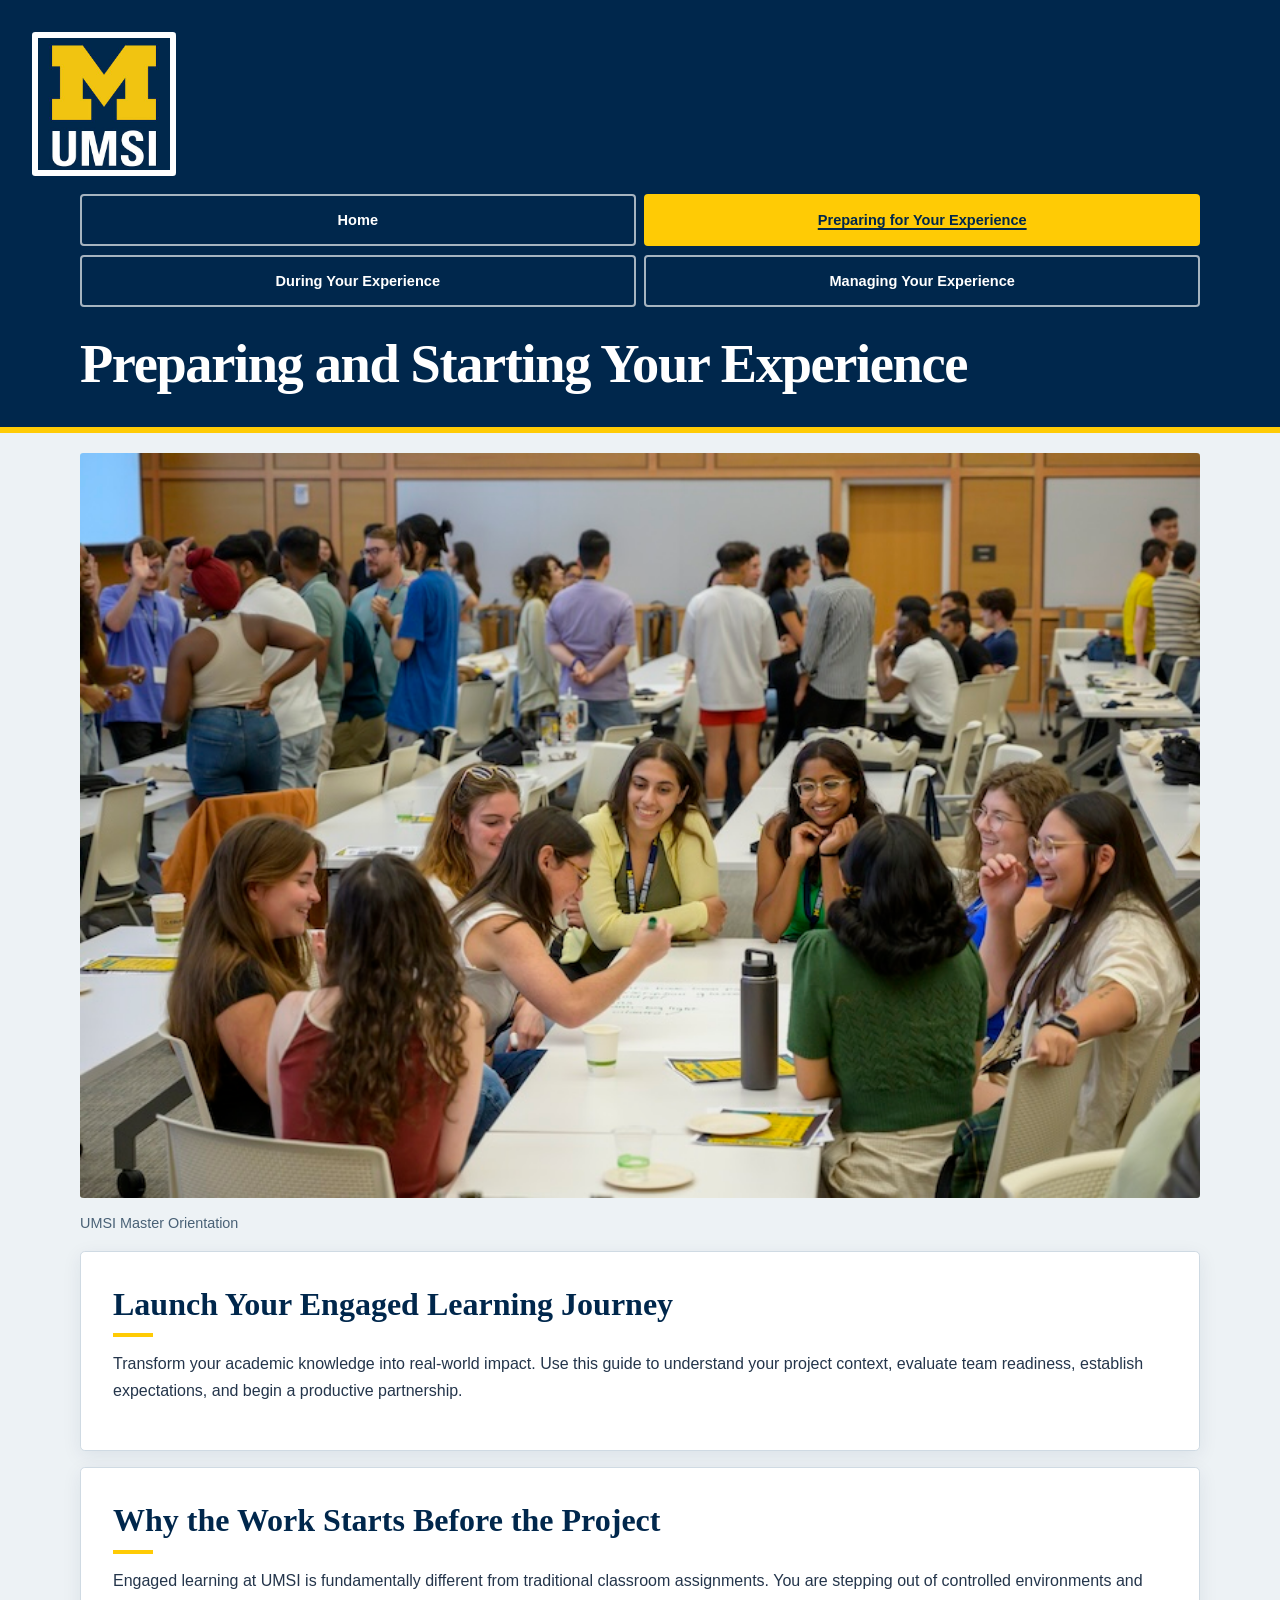
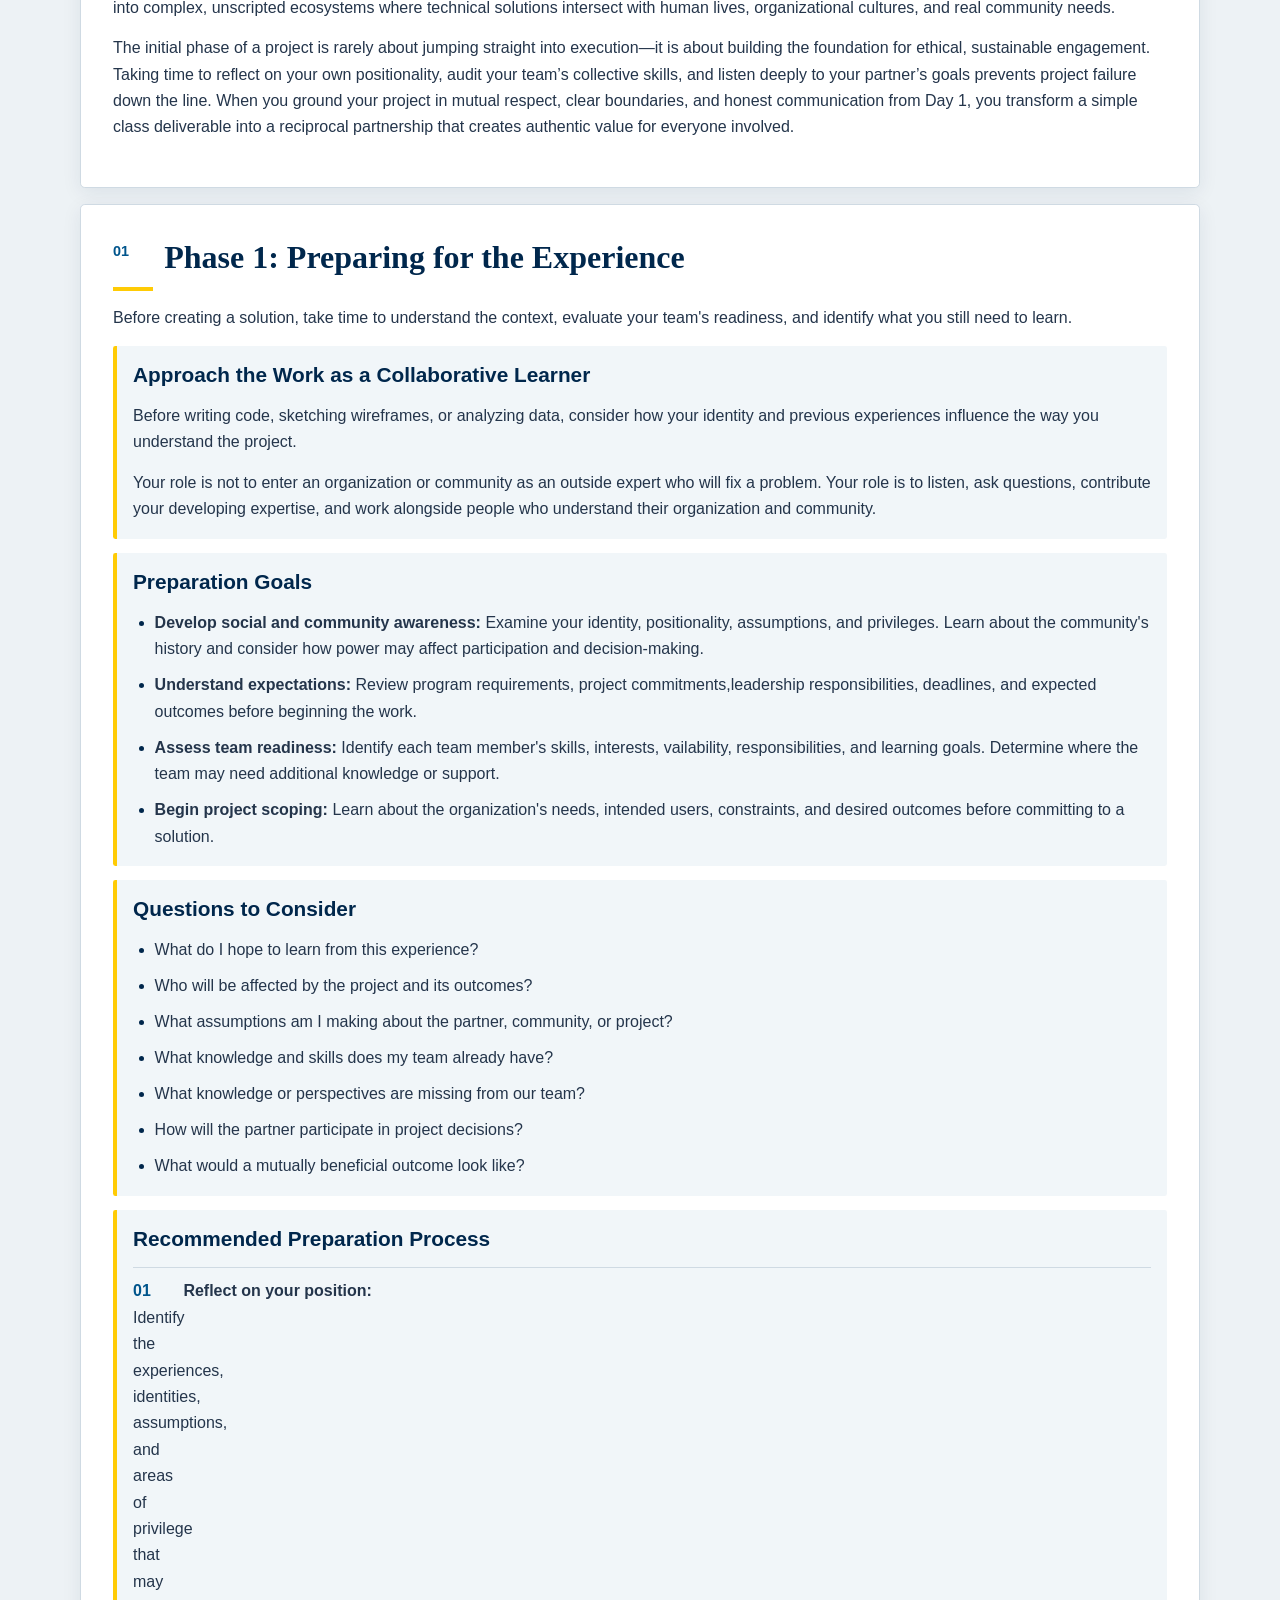
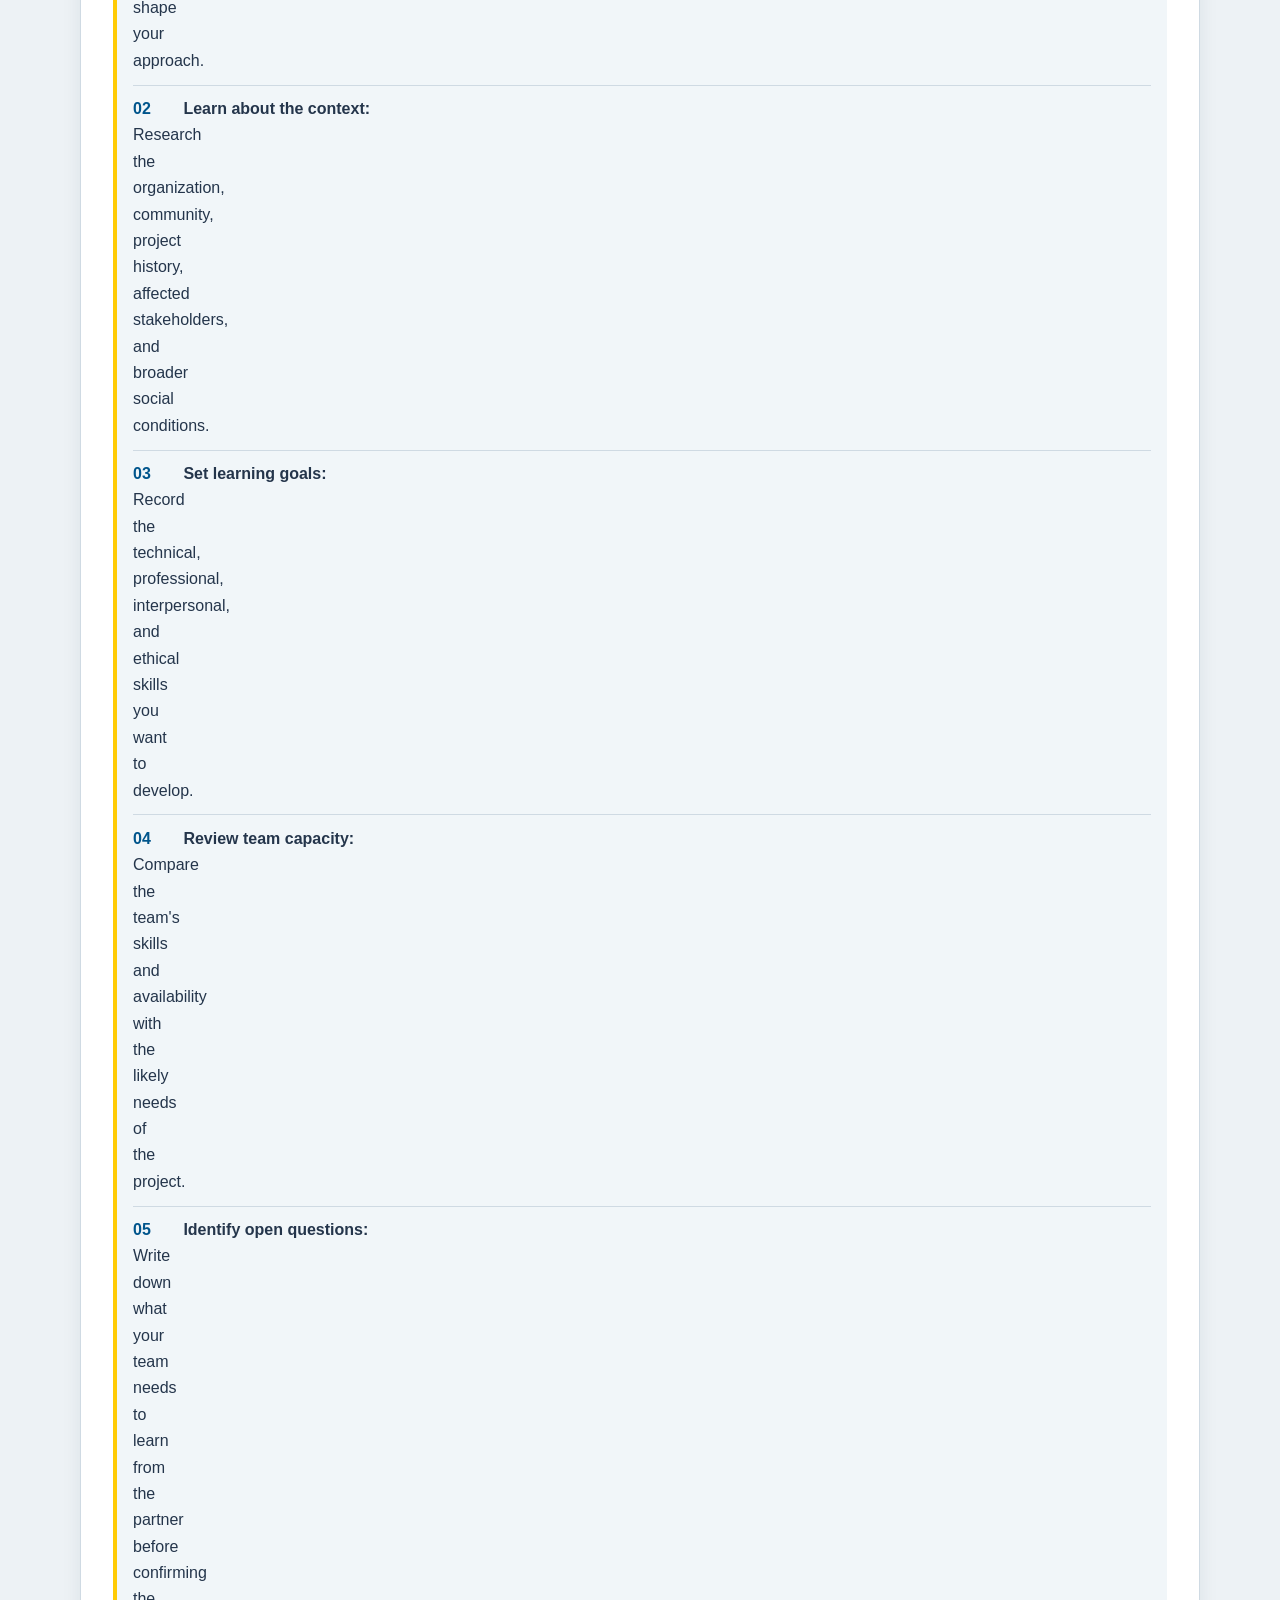
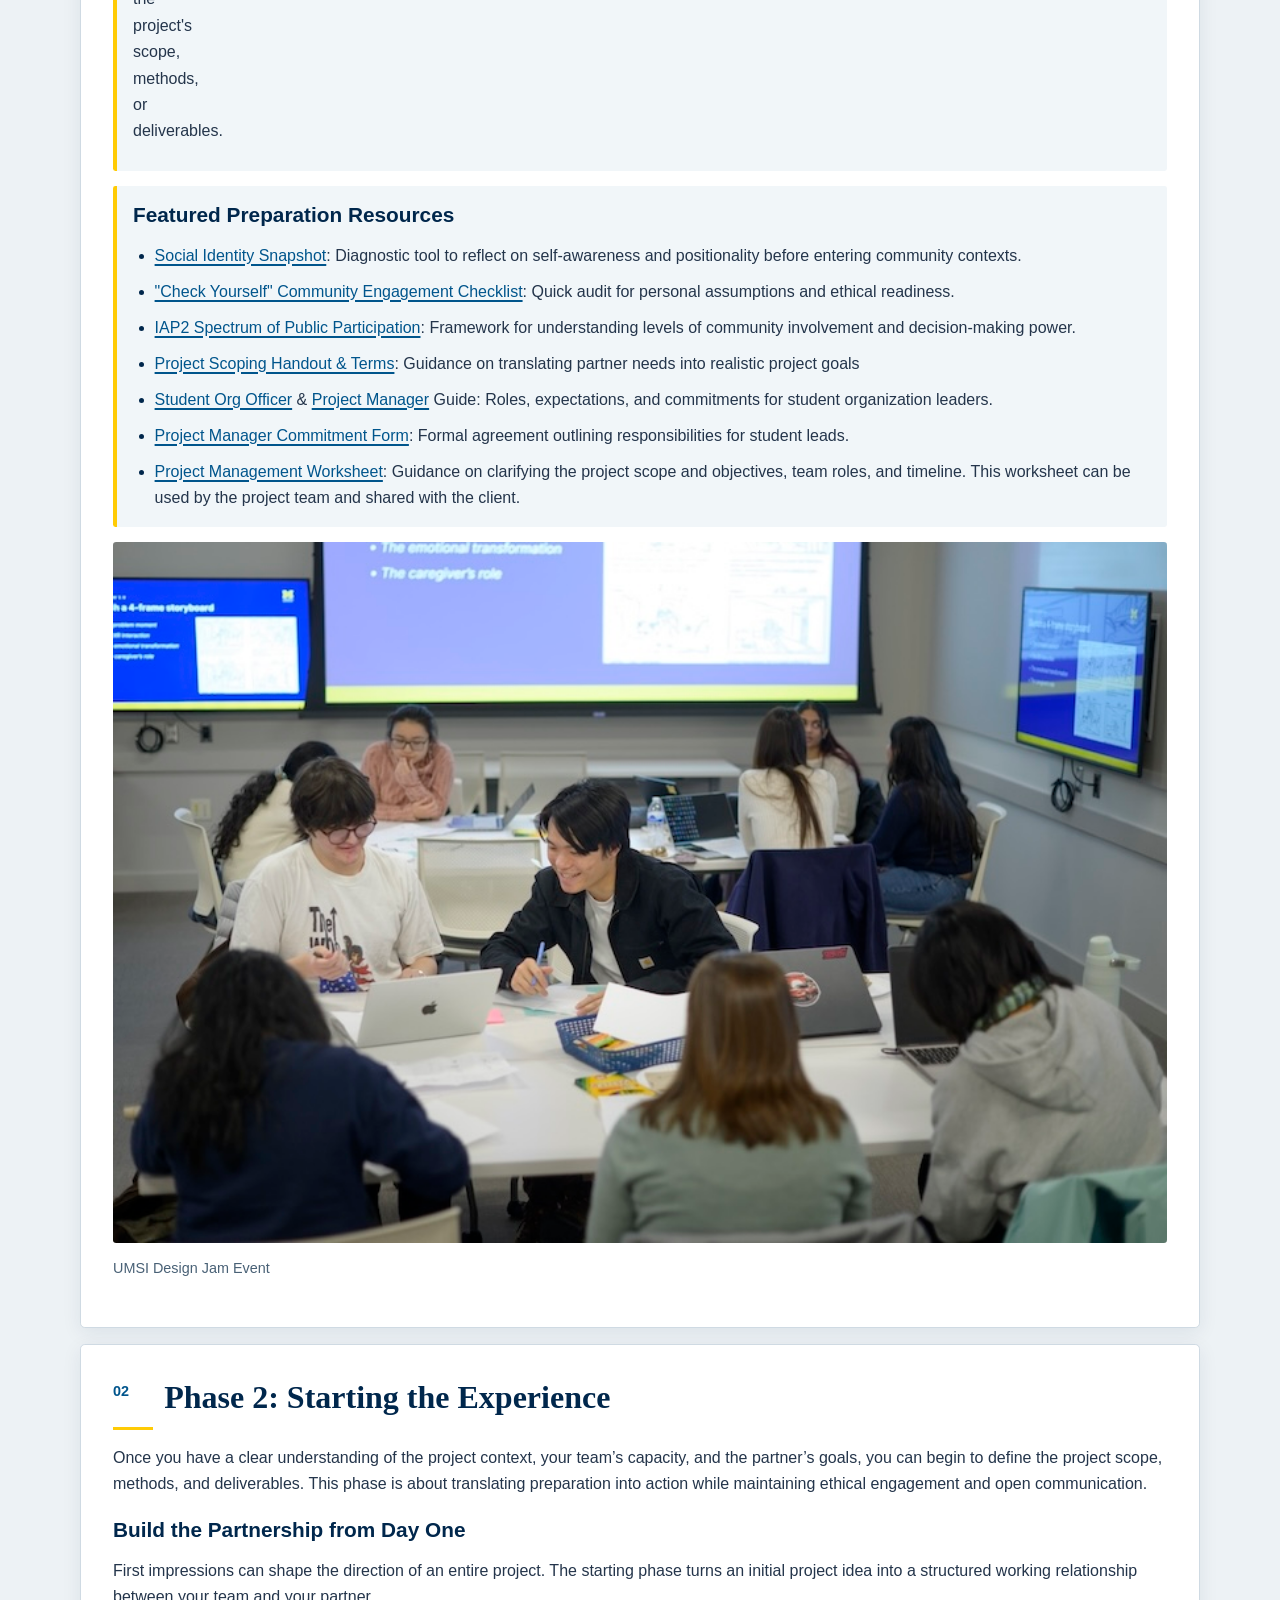
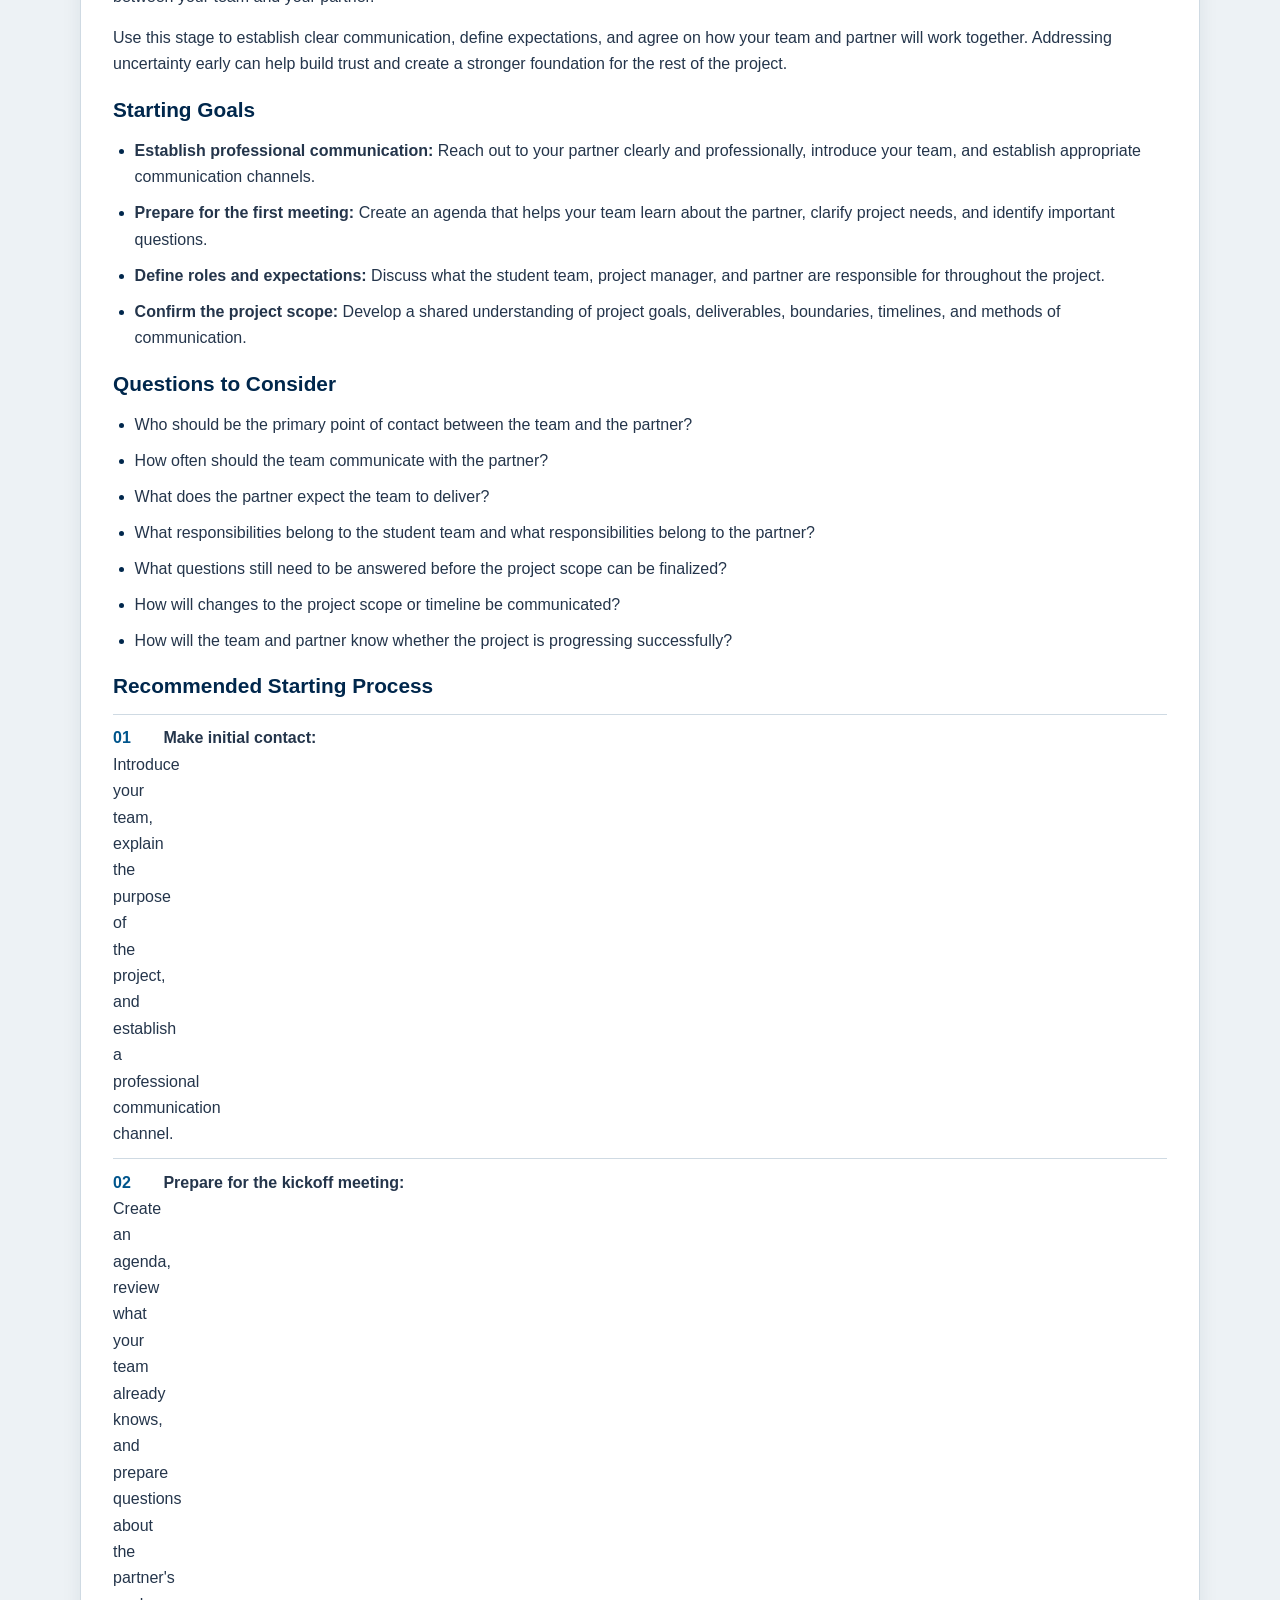
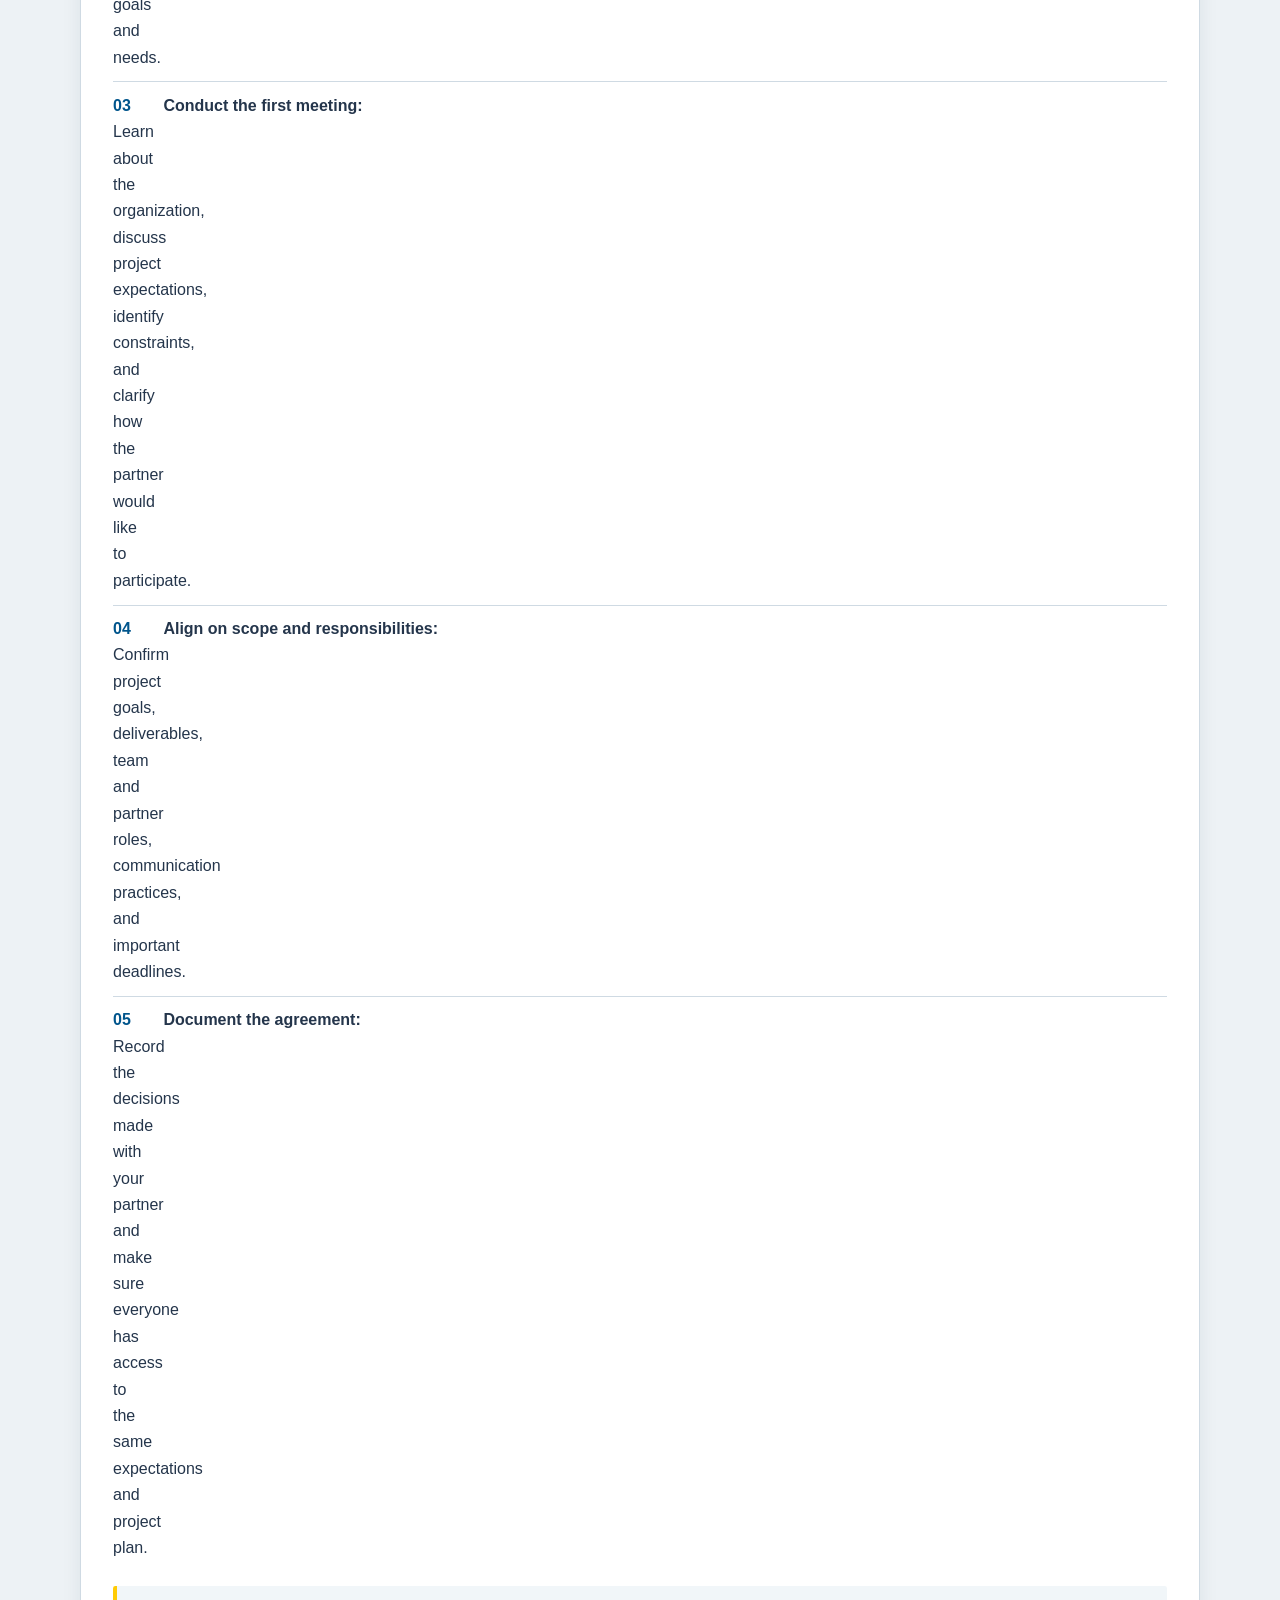
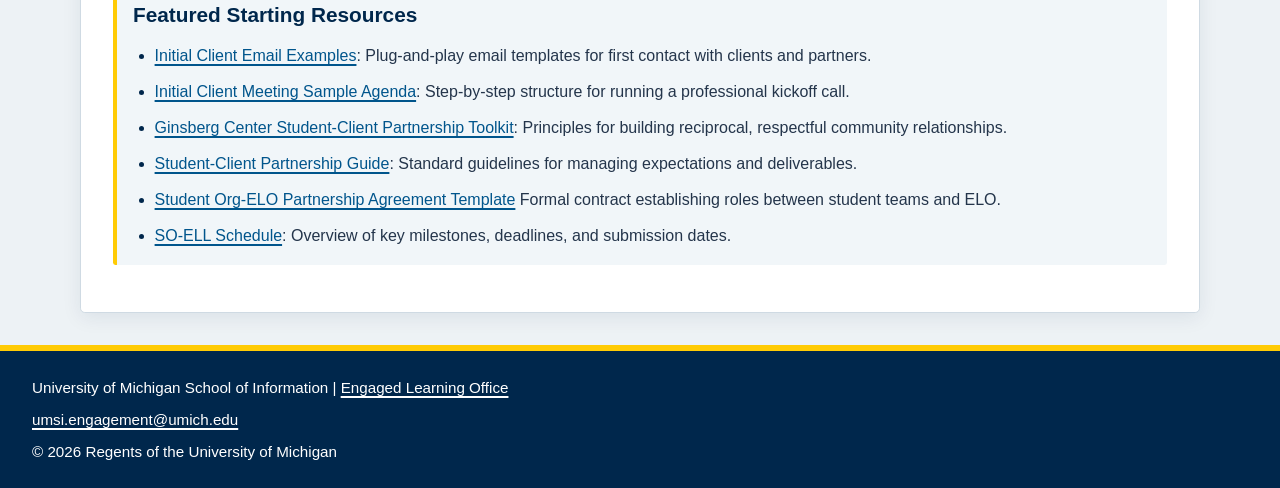
<file: prep.html>
<!DOCTYPE html>
<html lang="en">
<head>
    <meta charset="UTF-8">
    <meta name="viewport" content="width=device-width, initial-scale=1.0">
    <title>Preparing and Starting Your Experience | UMSI ELO</title>
    <link rel="stylesheet" href="css/html5reset.css">
    <link rel="stylesheet" href="css/style.css">
</head>
<body class="page-prep">

    <header>

  <a class="skip-link" href="#main">Skip to Main Content</a>
        <img src="images/UMSI_signature_vertical_informal_solidblue.jpg" alt="UMSI Logo">
        <nav aria-label="Primary navigation">
            <ul>
                <li><a href = "index.html">Home</a></li>
                <li><a href="prep.html" aria-current="page">Preparing for Your Experience</a></li>
                <li><a href = "during.html">During Your Experience</a></li>
                <li><a href = "ending.html">Managing Your Experience</a></li>
            </ul>
        </nav>
    <h1>Preparing and Starting Your Experience</h1>
  </header>
<main id="main" tabindex="-1">
  <figure>
    <img src="images/UMSI_MastersOrientation_081825_06.jpg"
         alt="Students participate in icebreaker activities in a large classroom"
         width="600" height="400">
    <figcaption>UMSI Master Orientation</figcaption>
  </figure>
  
<section>
  <h2>Launch Your Engaged Learning Journey</h2>
  <p>Transform your academic knowledge into real-world impact. Use this guide to understand your project context, evaluate team readiness, establish expectations, and begin a productive partnership.</p>
</section>

<section>
  <h2>Why the Work Starts Before the Project</h2>
  <p>Engaged learning at UMSI is fundamentally different from traditional classroom assignments. You are stepping out of controlled environments and into complex, unscripted ecosystems where technical solutions intersect with human lives, organizational cultures, and real community needs.</p>
  <p>The initial phase of a project is rarely about jumping straight into execution—it is about building the foundation for ethical, sustainable engagement. Taking time to reflect on your own positionality, audit your team’s collective skills, and listen deeply to your partner’s goals prevents project failure down the line. When you ground your project in mutual respect, clear boundaries, and honest communication from Day 1, you transform a simple class deliverable into a reciprocal partnership that creates authentic value for everyone involved.</p>


</section>

<section class="phase phase-one">
  <h2>Phase 1: Preparing for the Experience</h2>
  <p>Before creating a solution, take time to understand the context, evaluate your team's readiness, and identify what you still need to learn.</p>
  <article>
    <h3>Approach the Work as a Collaborative Learner</h3>
    <p>Before writing code, sketching wireframes, or analyzing data, consider how your identity and previous experiences influence the way you understand the project.</p>
    <p>Your role is not to enter an organization or community as an outside expert who will fix a problem. Your role is to listen, ask questions, contribute your developing expertise, and work alongside people who understand their organization and community.</p>
  </article>

  <article>
    <h3>Preparation Goals</h3>
    <ul>
      <li><strong>Develop social and community awareness:</strong> Examine your identity, positionality, assumptions, and privileges. Learn about the community's history and consider how power may affect participation and decision-making.
      </li>
      <li><strong>Understand expectations:</strong> Review program requirements, project commitments,leadership responsibilities, deadlines, and expected outcomes before beginning the work.</li>
      <li><strong>Assess team readiness:</strong> Identify each team member's skills, interests, vailability, responsibilities, and learning goals. Determine where the team may need additional knowledge or support.</li>
      <li><strong>Begin project scoping:</strong> Learn about the organization's needs, intended users, constraints, and desired outcomes before committing to a solution.
      </li>
    </ul>
  </article>

  <article>
    <h3>Questions to Consider</h3>
    <ul>
      <li>What do I hope to learn from this experience?</li>
      <li>Who will be affected by the project and its outcomes?</li>
      <li>What assumptions am I making about the partner, community, or project?</li>
      <li>What knowledge and skills does my team already have?</li>
      <li>What knowledge or perspectives are missing from our team?</li>
      <li>How will the partner participate in project decisions?</li>
      <li>What would a mutually beneficial outcome look like?</li>
    </ul>
  </article>

  <article>
    <h3>Recommended Preparation Process</h3>
    <ol>
      <li><strong>Reflect on your position:</strong> Identify the experiences, identities, assumptions, and areas of privilege that may shape your approach.</li>
      <li><strong>Learn about the context:</strong> Research the organization, community, project history, affected stakeholders, and broader social conditions.</li>
      <li><strong>Set learning goals:</strong> Record the technical, professional, interpersonal, and ethical skills you want to develop.</li>
      <li><strong>Review team capacity:</strong>Compare the team's skills and availability with the likely needs of the project. </li>
      <li><strong>Identify open questions:</strong> Write down what your team needs to learn from the partner before confirming the project's scope, methods, or deliverables.
      </li>
    </ol>
  </article>
  
  <article>
    <h3>Featured Preparation Resources</h3>
    <ul>
      <li><a href="https://sites.lsa.umich.edu/equitable-teaching/social-identity-snapshot">Social Identity Snapshot</a>: Diagnostic tool to reflect on self-awareness and positionality before entering community contexts.</li>
      <li><a href="https://docs.google.com/document/d/1Qt9YeStVwDHjwJhOLAz42JSNQR2lFMurdUtxtdrGkuc/edit?tab=t.0#heading=h.ch0bvccjkrzn">"Check Yourself" Community Engagement Checklist</a>: Quick audit for personal assumptions and ethical readiness.</li>
      <li><a href="https://drive.google.com/file/d/1zc1RNlrDxV51-muOERdDTnINQcquJpOA/view?usp=sharing">IAP2 Spectrum of Public Participation</a>: Framework for understanding levels of community involvement and decision-making power.</li>
      <li><a href="https://docs.google.com/document/d/1TrEDolwmOIlXgYgAP9VvlOGoYOwFfe6KxzZOgZSVYVw/edit?usp=drive_link">Project Scoping Handout & Terms</a>: Guidance on translating partner needs into realistic project goals</li>
      <li><a href="https://docs.google.com/document/d/1AexsV_JeSd0kRUBbcifZpfBu6y6Zi8Y0iJScp1I3gkM/edit?usp=drive_link">Student Org Officer</a> & <a href="https://docs.google.com/document/u/0/d/1uwOOS0TrXWzcSShj8DUFpckWo0t1UNu_Q7WVbZnLhX0/edit">Project Manager</a> Guide: Roles, expectations, and commitments for student organization leaders.</li>
      <li><a href="https://docs.google.com/document/d/1U4lCNGyWKJ3C2i_VgFqAR45Z4zF1FehuthuqT-M2wdI/edit?usp=drive_link">Project Manager Commitment Form</a>: Formal agreement outlining responsibilities for student leads.</li>
      <li><a href="https://docs.google.com/document/d/1twc-7TYWmb_PNrOBiDI1NuJqJAuhluTICr22GRd_NLc/edit?usp=drive_link">Project Management Worksheet</a>: Guidance on clarifying the project scope and objectives, team roles, and timeline. This worksheet can be used by the project team and shared with the client.</li>
    </ul>
  </article>

  <figure>
    <img src="images/UMSI_DesignJam_MixelStudio_11052025_04.jpg" alt="UMSI Students work together in a bright classroom with screens and projectors."
    width="600" height="400">
    <figcaption>UMSI Design Jam Event</figcaption>
  </figure>

</section>
<section class="phase phase-two">
  <h2>Phase 2: Starting the Experience</h2>
  <p>Once you have a clear understanding of the project context, your team’s capacity, and the partner’s goals, you can begin to define the project scope, methods, and deliverables. This phase is about translating preparation into action while maintaining ethical engagement and open communication.</p>

  <h3>Build the Partnership from Day One</h3>

  <p>
    First impressions can shape the direction of an entire project.
    The starting phase turns an initial project idea into a structured
    working relationship between your team and your partner.
  </p>

  <p>
    Use this stage to establish clear communication, define expectations,
    and agree on how your team and partner will work together. Addressing
    uncertainty early can help build trust and create a stronger foundation
    for the rest of the project.
  </p>
  <h3>Starting Goals</h3>

  <ul>
    <li>
      <strong>Establish professional communication:</strong>
      Reach out to your partner clearly and professionally, introduce
      your team, and establish appropriate communication channels.
    </li>

    <li>
      <strong>Prepare for the first meeting:</strong>
      Create an agenda that helps your team learn about the partner,
      clarify project needs, and identify important questions.
    </li>

    <li>
      <strong>Define roles and expectations:</strong>
      Discuss what the student team, project manager, and partner are
      responsible for throughout the project.
    </li>

    <li>
      <strong>Confirm the project scope:</strong>
      Develop a shared understanding of project goals, deliverables,
      boundaries, timelines, and methods of communication.
    </li>
  </ul>

  <h3>Questions to Consider</h3>

  <ul>
    <li>Who should be the primary point of contact between the team and the partner?</li>

    <li>How often should the team communicate with the partner?</li>

    <li>What does the partner expect the team to deliver?</li>

    <li>What responsibilities belong to the student team and what responsibilities belong to the partner?</li>

    <li>What questions still need to be answered before the project scope can be finalized?</li>

    <li>How will changes to the project scope or timeline be communicated?</li>

    <li>How will the team and partner know whether the project is progressing successfully?</li>
  </ul>


  <h3>Recommended Starting Process</h3>

  <ol>
    <li>
      <strong>Make initial contact:</strong>
      Introduce your team, explain the purpose of the project,
      and establish a professional communication channel.
    </li>

    <li>
      <strong>Prepare for the kickoff meeting:</strong>
      Create an agenda, review what your team already knows,
      and prepare questions about the partner's goals and needs.
    </li>

    <li>
      <strong>Conduct the first meeting:</strong>
      Learn about the organization, discuss project expectations,
      identify constraints, and clarify how the partner would like
      to participate.
    </li>

    <li>
      <strong>Align on scope and responsibilities:</strong>
      Confirm project goals, deliverables, team and partner roles,
      communication practices, and important deadlines.
    </li>

    <li>
      <strong>Document the agreement:</strong>
      Record the decisions made with your partner and make sure
      everyone has access to the same expectations and project plan.
    </li>
  </ol>
 <article>
    <h3>Featured Starting Resources</h3>
    <ul>
      <li><a href="https://docs.google.com/document/d/1fWFXwoW5fKX_Tctn97Gio5XZDwILNlqIOyKKE8Yk5J0/edit?usp=drive_link">Initial Client Email Examples</a>: Plug-and-play email templates for first contact with clients and partners.</li>
      <li><a href="https://docs.google.com/document/d/1ItXxYauAcPoaGMUZWuJsX-OLFfGmeBOWT7JNhoZxGyU/edit?usp=drive_link"> Initial Client Meeting Sample Agenda</a>: Step-by-step structure for running a professional kickoff call.</li>
      <li><a href="https://ginsberg.umich.edu/article/campus-community-partnerships-toolkit">Ginsberg Center Student-Client Partnership Toolkit</a>: Principles for building reciprocal, respectful community relationships.</li>
      <li><a href="https://drive.google.com/file/d/12ealxkKCvOZajxK7doyUXu_k2LyKPUP2/view?usp=drive_link"> Student-Client Partnership Guide</a>: Standard guidelines for managing expectations and deliverables.</li>
      <li><a href="https://docs.google.com/document/d/1y5Y2wc1ADz0n_ht26kPYlFK3Zm9i3UR_Z0OMWP3Q_xQ/edit?usp=drive_link">Student Org-ELO Partnership Agreement Template</a> Formal contract establishing roles between student teams and ELO.</li>
      <li><a href="https://docs.google.com/spreadsheets/d/1YeK2WerSbhaU5hjEg9wxdXmzBx9lgRy2yHBKAH-SxiA/edit?gid=166831640#gid=166831640">SO-ELL Schedule</a>: Overview of key milestones, deadlines, and submission dates.</li>
    </ul>
  </article>
</section>
  
</main>
<footer>
        <p>University of Michigan School of Information | <a href="https://www.si.umich.edu/programs/engaged-learning/about-engaged-learning-office">Engaged Learning Office </a></p>
      <address>
        <a href="mailto:umsi.engagement@umich.edu">umsi.engagement@umich.edu</a>
      </address>
      <p>&copy; 2026 Regents of the University of Michigan</p>
    
    
 </footer>
</body>
</html>
</file>
<file: css/style.css>
:root {
  --blue: #00274c;
  --maize: #ffcb05;
  --ink: #24354b;
  --link: #00558c;
  --muted: #496176;
  --page: #edf2f5;
  --surface: #fff;
  --soft-blue: #f1f6f9;
  --line: #cfdae3;
  --shadow: 0 0.3rem 1.2rem rgb(0 39 76 / 8%);
}

body {
  background: var(--page);
  color: var(--ink);
  font-family: Arial, Helvetica, sans-serif;
  font-size: 1rem;
  line-height: 1.65;
}

a {
  color: var(--link);
  text-decoration-thickness: 0.1em;
  text-underline-offset: 0.18em;
  overflow-wrap: anywhere;
}

a:hover { text-decoration-thickness: 0.18em; }
a:focus-visible { outline: 3px solid var(--blue); outline-offset: 3px; }

header {
  position: relative;
  padding: clamp(1rem, 5vw, 2rem);
  border-bottom: 0.4rem solid var(--maize);
  background: var(--blue);
  color: var(--surface);
}

header > img {
  width: clamp(6.5rem, 24vw, 9rem);
  margin-bottom: 1.15rem;
  padding: 0.35rem;
  border-radius: 0.2rem;
  background: var(--surface);
}

.skip-link {
  color: var(--surface);
  position: absolute;
  width: 1px;
  height: 1px;
  padding: 0;
  margin: -1px;
  overflow: hidden;
  clip: rect(0, 0, 0, 0);
  white-space: nowrap;
  border: 0;
}

.skip-link:focus,
.skip-link:focus-visible {
  z-index: 10;
  top: 0.75rem;
  left: 0.75rem;
  width: auto;
  height: auto;
  padding: 0.6rem 0.9rem;
  margin: 0;
  overflow: visible;
  clip: auto;
  white-space: normal;
  border: 3px solid var(--maize);
  border-radius: 0.2rem;
  background: var(--surface);
  color: var(--blue);
  font-weight: 700;
}

nav { max-width: 70rem; margin-inline: auto; }
nav ul {
  display: grid;
  grid-template-columns: repeat(2, minmax(0, 1fr));
  gap: 0.55rem;
  padding: 0;
  margin: 0 0 1.7rem;
  list-style: none;
}
nav li { min-width: 0; }
nav a {
  display: grid;
  place-items: center;
  min-height: 3.25rem;
  height: 100%;
  padding: 0.55rem;
  border: 2px solid rgb(255 255 255 / 65%);
  border-radius: 0.25rem;
  color: var(--surface);
  font-size: 0.91rem;
  font-weight: 700;
  line-height: 1.25;
  text-align: center;
  text-decoration: none;
}
nav a:hover,
nav a:focus-visible { background: var(--surface); color: var(--blue); }
nav a:focus-visible { outline-color: var(--maize); }
nav a[aria-current="page"] {
  border-color: var(--maize);
  background: var(--maize);
  color: var(--blue);
  text-decoration: underline;
  text-decoration-thickness: 0.12em;
}

header h1 {
  max-width: 70rem;
  margin-inline: auto;
  font-family: Georgia, "Times New Roman", serif;
  font-size: clamp(1.9rem, 7vw, 3.4rem);
  line-height: 1.12;
  letter-spacing: -0.025em;
}

main {
  width: min(100% - 1.5rem, 70rem);
  margin: 1.25rem auto 2rem;
}
main:focus { outline: 3px solid var(--maize); outline-offset: 4px; }
main > section,
main > aside {
  min-width: 0;
  padding: clamp(1.15rem, 4vw, 2rem);
  margin-bottom: 1rem;
  border: 1px solid var(--line);
  border-radius: 0.3rem;
  background: var(--surface);
  box-shadow: var(--shadow);
}
main > section:first-child {
  border-top: 0.3rem solid var(--maize);
  background: var(--soft-blue);
}
h2, h3 { color: var(--blue); line-height: 1.28; }
h2 {
  font-family: Georgia, "Times New Roman", serif;
  font-size: clamp(1.45rem, 5vw, 2rem);
}
h3 { font-size: clamp(1.08rem, 3.5vw, 1.3rem); }
main > section > h2::after,
main > aside > h2::after {
  display: block;
  width: 2.5rem;
  height: 0.22rem;
  margin-top: 0.55rem;
  background: var(--maize);
  content: "";
}
main p, main ul, main ol, main figure, main img, main iframe, main article { margin-block: 0.9rem; }
main h3 { margin-top: 1.2rem; }
main ul { padding-left: 1.35rem; }
main li + li { margin-top: 0.6rem; }
main li::marker { color: var(--blue); }
main img, body > figure img { width: 100%; height: auto; border-radius: 0.2rem; }
main iframe { display: block; width: 100%; height: auto; aspect-ratio: 16 / 9; border: 0; }

main section > article {
  min-width: 0;
  padding: 1rem;
  border-left: 0.25rem solid var(--maize);
  border-radius: 0.15rem;
  background: var(--soft-blue);
}
main article h3:first-child { margin-top: 0; }
main article p:last-child,
main article ul:last-child,
main article ol:last-child { margin-bottom: 0; }

/* Each stage card has a number rail and a content column. */
.stage-grid {
  display: grid;
  grid-template-columns: repeat(auto-fit, minmax(min(100%, 17rem), 1fr));
  gap: 0.8rem;
  counter-reset: stage;
}
.stage-grid > h2, .stage-grid > p,
.program-grid > h2, .program-grid > p { grid-column: 1 / -1; }
.stage-grid > p, .program-grid > p { margin-top: 0; }
.stage-grid > article {
  display: grid;
  grid-template-columns: 2.4rem minmax(0, 1fr);
  align-content: start;
  gap: 0 0.55rem;
  margin: 0;
  counter-increment: stage;
}
.stage-grid > article::before {
  grid-column: 1;
  grid-row: 1 / 4;
  color: var(--blue);
  content: counter(stage, decimal-leading-zero);
  font-size: 1.05rem;
  font-weight: 800;
}
.stage-grid > article > * { grid-column: 2; min-width: 0; }
.stage-grid article a { align-self: end; font-weight: 700; }

.program-grid {
  display: grid;
  grid-template-columns: repeat(auto-fit, minmax(min(100%, 15rem), 1fr));
  gap: 0.8rem;
}
.program-grid > article { margin: 0; }
.program-grid h3 a { font-weight: 700; }

/* Phase labels and process numbers represent the actual work sequence. */
.phase > h2 {
  display: grid;
  grid-template-columns: 2.7rem minmax(0, 1fr);
  align-items: start;
  column-gap: 0.5rem;
}
.phase > h2::before {
  color: var(--link);
  font-family: Arial, Helvetica, sans-serif;
  font-size: 0.9rem;
  font-weight: 800;
  line-height: 2;
}
.phase-one > h2::before { content: "01"; }
.phase-two > h2::before { content: "02"; }
main ol { padding: 0; list-style: none; counter-reset: step; }
main ol > li {
  display: grid;
  grid-template-columns: 2.5rem minmax(0, 1fr);
  column-gap: 0.65rem;
  padding: 0.65rem 0;
  border-top: 1px solid var(--line);
  counter-increment: step;
}
main ol > li::before {
  grid-column: 1;
  grid-row: 1;
  color: var(--link);
  content: counter(step, decimal-leading-zero);
  font-weight: 800;
}
main ol > li + li { margin-top: 0; }

body > figure { width: min(100% - 1.5rem, 70rem); margin: 1rem auto 0; }
figcaption { margin-top: 0.4rem; color: var(--muted); font-size: 0.9rem; }
main aside { border-top: 0.3rem solid var(--maize); }

footer {
  display: grid;
  gap: 0.45rem;
  padding: 1.5rem clamp(0.75rem, 4vw, 2rem);
  border-top: 0.4rem solid var(--maize);
  background: var(--blue);
  color: var(--surface);
  font-size: 0.95rem;
}
footer a { color: var(--surface); }
footer a:focus-visible { outline-color: var(--maize); }
footer address { font-style: normal; }
</file>
